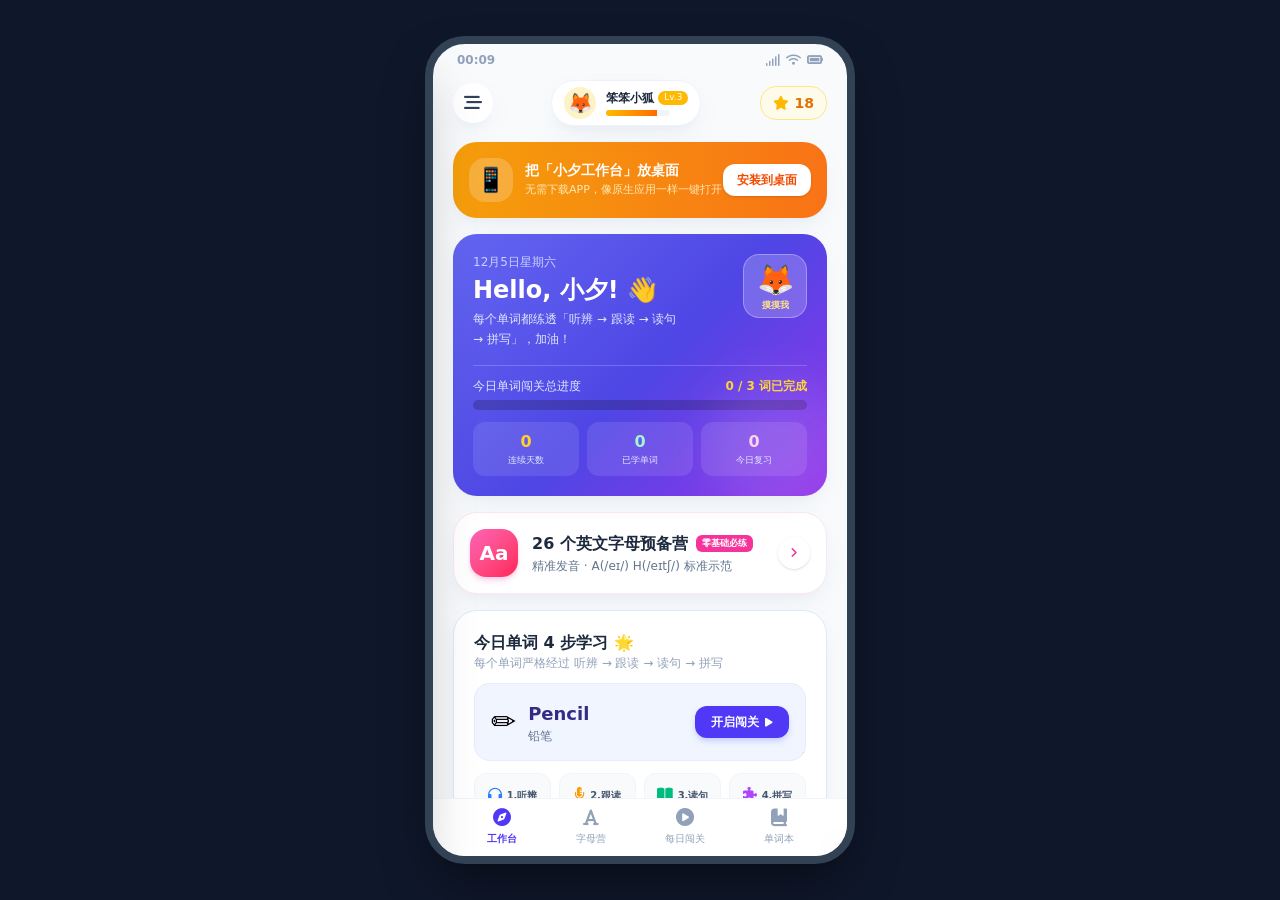
<file: index.html>
<!DOCTYPE html>
<html lang="zh-CN" class="h-full">
<head>
  <meta charset="UTF-8" />
  <meta name="viewport" content="width=device-width, initial-scale=1.0, maximum-scale=1.0, user-scalable=no, viewport-fit=cover" />
  <title>小夕的魔法世界 · 英语学习工作台 v5.5</title>
  
  <!-- Mobile & PWA App Capabilities -->
  <meta name="mobile-web-app-capable" content="yes" />
  <meta name="apple-mobile-web-app-capable" content="yes" />
  <meta name="apple-mobile-web-app-status-bar-style" content="black-translucent" />
  <meta name="apple-mobile-web-app-title" content="小夕英语" />
  <meta name="theme-color" content="#4F46E5" />

  <!-- App Icon generated dynamically as Data SVG -->
  <link rel="apple-touch-icon" href="icons/icon-192.png" />
  <link rel="icon" type="image/png" href="icons/icon-192.png" />

  <!-- Embedded Web App Manifest for Desktop / Mobile HomeScreen Installation -->
  <link rel="manifest" href="manifest.webmanifest" />
  <!-- v5.5: all UI dependencies are local for stable mobile/PWA startup -->
  <link rel="stylesheet" href="./assets/tailwind.css" />
  <link rel="stylesheet" href="./assets/fontawesome/css/all.min.css" />
  <style id="mobile-color-compat">
    /* v5.5: critical home cards no longer depend on Tailwind gradient variables.
       Use plain sRGB CSS with a solid-color fallback for Safari/older WebViews. */
    #pwaInstallBanner.home-install-banner {
      background-color: #f97316 !important;
      background-image: linear-gradient(90deg, #f59e0b 0%, #f97316 100%) !important;
      color: #ffffff !important;
    }
    #homeHeroCard.home-hero-card {
      background-color: #4f46e5 !important;
      background-image: linear-gradient(135deg, #6366f1 0%, #4f46e5 52%, #9333ea 100%) !important;
      color: #ffffff !important;
    }
    #pwaInstallBanner.home-install-banner *, #homeHeroCard.home-hero-card * {
      text-shadow: none;
    }
  </style>

  <style>
    .font-fredoka { font-family: ui-rounded, "SF Pro Rounded", "Arial Rounded MT Bold", system-ui, sans-serif; }
    * {
      touch-action: manipulation;
      -webkit-tap-highlight-color: transparent;
      box-sizing: border-box;
    }

    html, body {
      height: 100%;
      height: 100dvh;
      overflow: hidden;
      overscroll-behavior: none;
      background-color: #0f172a;
      margin: 0;
      padding: 0;
      user-select: none;
      -webkit-user-select: none;
    }

    /* Mobile Container Frame & Native Safe Area Adaptation */
    .mobile-container {
      width: 100%;
      max-width: 430px;
      height: 100%;
      height: 100dvh;
      background: #F8FAFC;
      box-shadow: 0 25px 50px -12px rgba(0, 0, 0, 0.5);
      position: relative;
      overflow: hidden;
      display: flex;
      flex-direction: column;
      margin: 0 auto;
      padding-top: env(safe-area-inset-top, 0px);
      padding-bottom: env(safe-area-inset-bottom, 0px);
    }

    @media (min-width: 640px) {
      body {
        display: flex;
        justify-content: center;
        align-items: center;
        padding: 20px 0;
      }
      .mobile-container {
        height: 880px;
        max-height: 92vh;
        border-radius: 40px;
        border: 8px solid #334155;
      }
    }

    /* Modern Soft Card Shadow */
    .soft-card {
      background: #FFFFFF;
      border-radius: 24px;
      box-shadow: 0 10px 25px -5px rgba(148, 163, 184, 0.12), 0 8px 10px -6px rgba(148, 163, 184, 0.08);
      transition: transform 0.15s ease, box-shadow 0.15s ease;
    }

    .bounce-interactive {
      transition: transform 0.1s cubic-bezier(0.34, 1.56, 0.64, 1);
    }
    .bounce-interactive:active {
      transform: scale(0.93);
    }

    /* Pet Floating Animation */
    @keyframes float {
      0%, 100% { transform: translateY(0px) rotate(0deg); }
      50% { transform: translateY(-6px) rotate(3deg); }
    }
    .animate-float {
      animation: float 3s ease-in-out infinite;
    }

    /* Pulse Mic Outer Ring Effect */
    @keyframes pulse-ring {
      0% { transform: scale(0.95); box-shadow: 0 0 0 0 rgba(245, 158, 11, 0.6); }
      70% { transform: scale(1.08); box-shadow: 0 0 0 16px rgba(245, 158, 11, 0); }
      100% { transform: scale(0.95); box-shadow: 0 0 0 0 rgba(245, 158, 11, 0); }
    }
    .mic-pulse {
      animation: pulse-ring 1.6s infinite;
    }

    /* Custom Scrollbar */
    ::-webkit-scrollbar {
      width: 4px;
    }
    ::-webkit-scrollbar-thumb {
      background: #cbd5e1;
      border-radius: 10px;
    }

    /* App Launch Splash Animation */
    @keyframes splashFadeOut {
      0% { opacity: 1; visibility: visible; }
      80% { opacity: 1; }
      100% { opacity: 0; visibility: hidden; }
    }
    .splash-overlay {
      animation: splashFadeOut 1.2s forwards ease-in-out;
    }
  </style>
</head>
<body>

  <!-- App Native Splash Screen -->
  <div id="splashScreen" class="splash-overlay fixed inset-0 z-50 bg-gradient-to-br from-indigo-600 via-purple-600 to-indigo-800 flex flex-col items-center justify-center text-white pointer-events-none">
    <div class="w-24 h-24 bg-white/20 backdrop-blur-md rounded-3xl flex items-center justify-center text-5xl mb-4 animate-float border border-white/30 shadow-2xl">
      🦊
    </div>
    <h1 class="font-fredoka text-2xl font-bold tracking-wide">小夕的魔法世界</h1>
    <p class="text-indigo-200 text-xs mt-2 font-medium">6岁英语启蒙桌面工作台</p>
    <div class="mt-8 flex gap-1.5">
      <span class="w-2 h-2 bg-amber-400 rounded-full animate-ping"></span>
      <span class="w-2 h-2 bg-amber-400 rounded-full animate-ping delay-100"></span>
      <span class="w-2 h-2 bg-amber-400 rounded-full animate-ping delay-200"></span>
    </div>
  </div>

  <div class="mobile-container relative font-sans">
    
    <!-- Top Status Bar -->
    <div class="pt-2 px-6 pb-1 flex justify-between items-center text-xs font-bold text-slate-400 z-10 shrink-0">
      <span id="pwaClockText">09:41</span>
      <div class="flex items-center gap-1.5">
        <span id="standaloneBadge" class="hidden bg-emerald-500/20 text-emerald-600 text-[9px] px-1.5 py-0.5 rounded-md font-bold">App模式</span>
        <i class="fa-solid fa-signal"></i>
        <i class="fa-solid fa-wifi"></i>
        <i class="fa-solid fa-battery-full text-sm"></i>
      </div>
    </div>

    <!-- Navigation Header -->
    <header class="px-5 py-2 flex justify-between items-center z-10 shrink-0">
      <button id="openDrawerBtn" class="w-10 h-10 rounded-2xl bg-white soft-card flex items-center justify-center text-slate-700 bounce-interactive">
        <i class="fa-solid fa-bars-staggered text-lg"></i>
      </button>

      <!-- Pet Status Badge -->
      <div onclick="petReact()" class="flex items-center gap-2.5 bg-white/90 backdrop-blur-md px-3 py-1.5 rounded-full soft-card border border-indigo-50 cursor-pointer bounce-interactive">
        <div class="w-8 h-8 rounded-full bg-amber-100 flex items-center justify-center text-xl animate-float">
          🦊
        </div>
        <div class="flex flex-col">
          <div class="flex items-center gap-1">
            <span class="text-xs font-bold text-slate-800">笨笨小狐</span>
            <span class="bg-amber-400 text-white text-[9px] font-fredoka px-1.5 rounded-full">Lv.3</span>
          </div>
          <div class="w-16 bg-slate-100 h-1.5 rounded-full overflow-hidden mt-1">
            <div id="petEnergyBar" class="bg-gradient-to-r from-amber-400 to-orange-500 h-full w-[80%] transition-all duration-300"></div>
          </div>
        </div>
      </div>

      <!-- Star Counter Badge -->
      <div class="flex items-center gap-1.5 bg-amber-50 border border-amber-200 px-3 py-1.5 rounded-2xl">
        <i class="fa-solid fa-star text-amber-400 text-sm"></i>
        <span id="starCount" class="font-fredoka font-bold text-amber-600 text-sm">18</span>
      </div>
    </header>

    <div id="drawerOverlay" class="absolute inset-0 bg-slate-900/50 backdrop-blur-xs z-40 hidden transition-opacity duration-300"></div>
    <aside id="sideDrawer" class="absolute top-0 left-0 bottom-0 w-[82%] max-w-[320px] bg-white z-50 transform -translate-x-full transition-transform duration-300 ease-out p-6 flex flex-col justify-between shadow-2xl">
      <div>
        <div class="flex justify-between items-center mb-6 pb-4 border-b border-slate-100">
          <div class="flex items-center gap-3">
            <div class="w-11 h-11 rounded-2xl bg-indigo-600 flex items-center justify-center text-white font-fredoka font-bold text-xl shadow-md shadow-indigo-200">
              夕
            </div>
            <div>
              <h2 class="font-bold text-slate-800 text-base">小夕的魔法世界</h2>
              <p class="text-[11px] text-slate-400">6岁零基础·独立桌面App</p>
            </div>
          </div>
          <button id="closeDrawerBtn" class="w-8 h-8 rounded-full bg-slate-100 text-slate-400 flex items-center justify-center bounce-interactive">
            <i class="fa-solid fa-xmark"></i>
          </button>
        </div>

        <nav class="space-y-2.5">
          <button onclick="switchTab('home')" class="w-full flex items-center gap-3.5 px-4 py-3 rounded-2xl bg-indigo-50 text-indigo-600 font-bold text-sm">
            <div class="w-8 h-8 rounded-xl bg-indigo-500 text-white flex items-center justify-center">
              <i class="fa-solid fa-house text-xs"></i>
            </div>
            <span>今日工作台</span>
            <i class="fa-solid fa-chevron-right ml-auto text-xs opacity-50"></i>
          </button>

          <button onclick="switchTab('alphabet')" class="w-full flex items-center gap-3.5 px-4 py-3 rounded-2xl hover:bg-slate-50 text-slate-600 font-bold text-sm">
            <div class="w-8 h-8 rounded-xl bg-pink-500 text-white flex items-center justify-center">
              <i class="fa-solid fa-font text-xs"></i>
            </div>
            <span>26字母预备营</span>
            <span class="bg-pink-100 text-pink-600 text-[10px] px-2 py-0.5 rounded-full ml-auto">音形绑定</span>
          </button>

          <button onclick="switchTab('quest')" class="w-full flex items-center gap-3.5 px-4 py-3 rounded-2xl hover:bg-slate-50 text-slate-600 font-bold text-sm">
            <div class="w-8 h-8 rounded-xl bg-amber-500 text-white flex items-center justify-center">
              <i class="fa-solid fa-gamepad text-xs"></i>
            </div>
            <span>单词听说读写闯关</span>
            <i class="fa-solid fa-chevron-right ml-auto text-xs opacity-40"></i>
          </button>

          <button onclick="switchTab('words')" class="w-full flex items-center gap-3.5 px-4 py-3 rounded-2xl hover:bg-slate-50 text-slate-600 font-bold text-sm">
            <div class="w-8 h-8 rounded-xl bg-emerald-500 text-white flex items-center justify-center">
              <i class="fa-solid fa-apple-whole text-xs"></i>
            </div>
            <span>Unit 1–8 单词本</span>
            <i class="fa-solid fa-chevron-right ml-auto text-xs opacity-40"></i>
          </button>

          <button onclick="openParentCenter()" class="w-full flex items-center gap-3.5 px-4 py-3 rounded-2xl hover:bg-slate-50 text-slate-600 font-bold text-sm">
            <div class="w-8 h-8 rounded-xl bg-slate-700 text-white flex items-center justify-center">
              <i class="fa-solid fa-chart-line text-xs"></i>
            </div>
            <span>家长中心</span>
            <span id="reviewDueBadge" class="bg-rose-100 text-rose-600 text-[10px] px-2 py-0.5 rounded-full ml-auto">0 待复习</span>
          </button>

          <button onclick="openInstallGuideModal()" class="w-full flex items-center gap-3.5 px-4 py-3 rounded-2xl bg-amber-50 text-amber-700 font-bold text-sm border border-amber-200/60">
            <div class="w-8 h-8 rounded-xl bg-amber-500 text-white flex items-center justify-center">
              <i class="fa-solid fa-mobile-screen-button text-xs"></i>
            </div>
            <span>添加到手机桌面</span>
            <i class="fa-solid fa-arrow-up-right-from-square ml-auto text-xs opacity-60"></i>
          </button>
        </nav>
      </div>

      <div class="pt-4 border-t border-slate-100">
        <div class="bg-slate-50 p-3 rounded-2xl flex items-center justify-between mb-3">
          <span class="text-xs text-slate-600 font-medium">每日新词量</span>
          <select id="dailyWordLimit" onchange="updateDailyLimit(this.value)" class="bg-white border border-slate-200 text-xs font-bold rounded-lg px-2 py-1 text-slate-700">
            <option value="3" selected>3 个词 / 天 (建议)</option>
            <option value="5">5 个词 / 天</option>
            <option value="8">8 个词 / 天</option>
          </select>
        </div>
        <p class="text-[11px] text-slate-400 text-center">v6.3 Unit 1–8 · Android 音频兼容版 · PWA</p>
      </div>
    </aside>

    <main class="flex-1 overflow-y-auto px-5 py-2 space-y-4 pb-20">

      <!-- VIEW 1: HOME WORKBENCH -->
      <div id="viewHome" class="space-y-4">

        <!-- HomeScreen Install Action Card (PWA Packaging Feature) -->
        <div id="pwaInstallBanner" style="background-color:#f97316 !important;background-image:linear-gradient(90deg,#f59e0b 0%,#f97316 100%) !important;color:#ffffff !important;" class="soft-card p-4 text-white flex items-center justify-between shadow-lg shadow-amber-500/20 home-install-banner">
          <div class="flex items-center gap-3">
            <div class="w-11 h-11 rounded-2xl bg-white/20 backdrop-blur-md flex items-center justify-center text-2xl shrink-0">
              📱
            </div>
            <div>
              <h3 class="font-bold text-sm leading-snug">把「小夕工作台」放桌面</h3>
              <p class="text-[11px] text-amber-100 opacity-90 mt-0.5">无需下载APP，像原生应用一样一键打开</p>
            </div>
          </div>
          <button onclick="handlePwaInstallClick()" class="px-3.5 py-2 bg-white text-orange-600 font-fredoka font-bold text-xs rounded-xl shadow-sm bounce-interactive shrink-0">
            安装到桌面
          </button>
        </div>

        <!-- Welcome Banner Card -->
        <div id="homeHeroCard" style="background-color:#4f46e5 !important;background-image:linear-gradient(135deg,#6366f1 0%,#4f46e5 52%,#9333ea 100%) !important;color:#ffffff !important;" class="soft-card p-5 text-white relative overflow-hidden home-hero-card">
          <div class="absolute -right-6 -bottom-6 w-36 h-36 bg-white/10 rounded-full blur-xl pointer-events-none"></div>
          <div class="relative z-10 flex justify-between items-start">
            <div>
              <p class="text-indigo-200 text-xs font-medium" id="todayDateStr">7月29日 · 星期三</p>
              <h1 class="text-2xl font-bold font-fredoka mt-1">Hello, 小夕! 👋</h1>
              <p class="text-indigo-100 text-xs mt-1 max-w-[210px] leading-relaxed">
                每个单词都练透「听辨 → 跟读 → 读句 → 拼写」，加油！
              </p>
            </div>
            <button onclick="petReact()" class="w-16 h-16 bg-white/20 backdrop-blur-md rounded-2xl flex flex-col items-center justify-center text-3xl animate-float border border-white/30 bounce-interactive shrink-0">
              🦊
              <span class="text-[9px] font-bold text-amber-200 mt-0.5">摸摸我</span>
            </button>
          </div>

          <!-- Overall Daily Quest Progress -->
          <div class="mt-4 pt-3 border-t border-white/20 flex items-center justify-between text-xs">
            <span class="text-indigo-100">今日单词闯关总进度</span>
            <span id="homeProgressText" class="font-fredoka font-bold text-amber-300">0 / 3 词已完成</span>
          </div>
          <div class="w-full bg-black/20 h-2.5 rounded-full mt-1.5 overflow-hidden">
            <div id="homeProgressBar" class="bg-amber-400 h-full w-[0%] transition-all duration-500"></div>
          </div>
          <div class="grid grid-cols-3 gap-2 mt-3 text-center">
            <div class="bg-white/10 rounded-xl py-2"><div id="streakDaysText" class="font-fredoka font-bold text-amber-300">0</div><div class="text-[9px] text-indigo-100">连续天数</div></div>
            <div class="bg-white/10 rounded-xl py-2"><div id="masteredCountText" class="font-fredoka font-bold text-emerald-200">0</div><div class="text-[9px] text-indigo-100">已学单词</div></div>
            <div class="bg-white/10 rounded-xl py-2"><div id="reviewDueText" class="font-fredoka font-bold text-pink-200">0</div><div class="text-[9px] text-indigo-100">今日复习</div></div>
          </div>
        </div>

        <!-- Module A: 26 Letters Camp -->
        <div onclick="switchTab('alphabet')" class="soft-card p-4 border border-pink-100 bg-gradient-to-r from-pink-50/60 to-purple-50/60 flex items-center justify-between bounce-interactive cursor-pointer">
          <div class="flex items-center gap-3.5">
            <div class="w-12 h-12 rounded-2xl bg-gradient-to-br from-pink-400 to-rose-500 text-white flex items-center justify-center font-fredoka font-bold text-xl shadow-md shadow-pink-200 shrink-0">
              Aa
            </div>
            <div>
              <div class="flex items-center gap-2">
                <h3 class="font-bold text-slate-800 text-base">26 个英文字母预备营</h3>
                <span class="bg-pink-500 text-white text-[9px] font-bold px-1.5 py-0.5 rounded-md">零基础必练</span>
              </div>
              <p class="text-xs text-slate-500 mt-0.5">精准发音 · A(/eɪ/) H(/eɪtʃ/) 标准示范</p>
            </div>
          </div>
          <div class="w-8 h-8 rounded-full bg-white text-pink-500 flex items-center justify-center shadow-sm shrink-0">
            <i class="fa-solid fa-angle-right text-xs"></i>
          </div>
        </div>

        <!-- Module B: Start Today's Per-Word Quest -->
        <div class="soft-card p-5 border border-indigo-100">
          <div class="flex justify-between items-center mb-3">
            <div>
              <h3 class="font-bold text-slate-800 text-base flex items-center gap-2">
                今日单词 4 步学习 🌟
              </h3>
              <p class="text-xs text-slate-400">每个单词严格经过 听辨 → 跟读 → 读句 → 拼写</p>
            </div>
          </div>

          <!-- Current Learning Word Preview Card -->
          <div id="homeWordPreviewCard" class="bg-indigo-50/80 rounded-2xl p-4 border border-indigo-100/60 flex items-center justify-between my-3">
            <div class="flex items-center gap-3">
              <span id="previewWordIcon" class="text-3xl">🍎</span>
              <div>
                <span id="previewWordText" class="font-fredoka font-bold text-lg text-indigo-900">Apple</span>
                <span id="previewWordPhonetic" class="text-xs text-indigo-400 font-mono ml-2">/ˈæpl/</span>
                <p id="previewWordTrans" class="text-xs text-slate-500">苹果</p>
              </div>
            </div>
            <button onclick="startDailyQuest()" class="px-4 py-2 bg-indigo-600 text-white font-bold text-xs rounded-xl shadow-md shadow-indigo-200 bounce-interactive flex items-center gap-1.5">
              <span>开启闯关</span>
              <i class="fa-solid fa-play text-[10px]"></i>
            </button>
          </div>

          <!-- Step Indicators -->
          <div class="grid grid-cols-4 gap-2 text-center mt-3">
            <div class="p-2 rounded-xl bg-slate-50 border border-slate-100">
              <i class="fa-solid fa-headphones text-blue-500 text-sm block mb-1"></i>
              <span class="text-[10px] font-bold text-slate-600">1.听辨</span>
            </div>
            <div class="p-2 rounded-xl bg-slate-50 border border-slate-100">
              <i class="fa-solid fa-microphone-lines text-amber-500 text-sm block mb-1"></i>
              <span class="text-[10px] font-bold text-slate-600">2.跟读</span>
            </div>
            <div class="p-2 rounded-xl bg-slate-50 border border-slate-100">
              <i class="fa-solid fa-book-open text-emerald-500 text-sm block mb-1"></i>
              <span class="text-[10px] font-bold text-slate-600">3.读句</span>
            </div>
            <div class="p-2 rounded-xl bg-slate-50 border border-slate-100">
              <i class="fa-solid fa-puzzle-piece text-purple-500 text-sm block mb-1"></i>
              <span class="text-[10px] font-bold text-slate-600">4.拼写</span>
            </div>
          </div>
        </div>

        <!-- Module C: Learned Word Orchard -->
        <div class="soft-card p-4">
          <div class="flex justify-between items-center mb-3">
            <h3 class="font-bold text-slate-800 text-sm flex items-center gap-2">
              <i class="fa-solid fa-apple-whole text-red-500"></i> 本周采摘的单词果实
            </h3>
            <button onclick="switchTab('words')" class="text-xs text-indigo-600 font-bold">查看全部</button>
          </div>
          <div id="homeWordFruitList" class="flex gap-2.5 overflow-x-auto pb-1">
            <!-- Dynamically populated -->
          </div>
        </div>

      </div>

      <!-- VIEW 2: 26 ALPHABET CAMP -->
      <div id="viewAlphabet" class="space-y-4 hidden">
        <div class="flex items-center justify-between mb-1">
          <div>
            <h2 class="text-xl font-bold text-slate-800">26 个英文字母预备营</h2>
            <p class="text-xs text-slate-500">先跟唱离线儿歌版 ABC 字母歌，再点击 A–Z 卡片听标准美式字母名</p>
          </div>
          <button onclick="switchTab('home')" class="text-xs font-bold text-indigo-600 bg-indigo-50 px-3 py-1.5 rounded-full bounce-interactive">
            返回
          </button>
        </div>
        <!-- v5.5 Offline Nursery-Rhyme Alphabet Song Player -->
        <section class="soft-card p-4 border border-amber-100 bg-gradient-to-br from-amber-50 via-orange-50 to-pink-50 overflow-hidden relative">
          <div class="absolute -right-8 -top-8 w-28 h-28 rounded-full bg-amber-200/30 blur-2xl pointer-events-none"></div>
          <div class="flex items-center gap-3 relative z-10">
            <button id="alphabetSongPlayBtn" onclick="toggleOfflineAlphabetSong()" class="w-14 h-14 rounded-2xl bg-gradient-to-br from-amber-400 to-orange-500 text-white flex items-center justify-center text-xl shadow-lg shadow-orange-200 bounce-interactive shrink-0" aria-label="播放或暂停离线儿歌版字母歌">
              <i id="alphabetSongPlayIcon" class="fa-solid fa-play ml-0.5"></i>
            </button>
            <div class="min-w-0 flex-1">
              <div class="flex items-center gap-2">
                <h3 class="font-bold text-slate-800 text-sm">贝乐虎儿歌 · 字母歌</h3>
                <span class="text-[9px] px-2 py-0.5 rounded-full bg-emerald-100 text-emerald-700 font-bold">离线</span>
              </div>
              <p class="text-[11px] text-slate-500 mt-0.5">已打包到 App · 无需联网 · 约 1 分 45 秒</p>
              <div class="mt-2">
                <input id="alphabetSongSeek" type="range" min="0" max="1000" value="0" class="w-full accent-orange-500 h-1.5 cursor-pointer" aria-label="字母歌播放进度" />
                <div class="flex items-center justify-between mt-1 text-[10px] text-slate-400 font-mono">
                  <span id="alphabetSongCurrent">0:00</span>
                  <span id="alphabetSongDuration">1:45</span>
                </div>
              </div>
            </div>
          </div>
          <div class="mt-3 flex items-center justify-between gap-2 relative z-10">
            <div id="alphabetSongNow" class="text-[11px] text-amber-700 font-bold">🎵 点击播放，跟着儿歌一起唱 A 到 Z</div>
            <button onclick="restartOfflineAlphabetSong()" class="px-3 py-1.5 rounded-xl bg-white/80 border border-amber-200 text-amber-700 text-[10px] font-bold bounce-interactive shrink-0">
              <i class="fa-solid fa-rotate-right mr-1"></i>重播
            </button>
          </div>
          <audio id="alphabetSongAudio" preload="metadata" src="./audio/alphabet_song.mp3"></audio>
        </section>

        <p id="alphabetAudioStatus" class="text-[11px] text-indigo-600 font-bold bg-indigo-50 border border-indigo-100 rounded-xl px-3 py-2">正在检查离线字母音频包…首次联网会自动缓存 A–Z，完成后可断网使用。</p>
        <div id="alphabetGrid" class="grid grid-cols-3 gap-3">
          <!-- Dynamically generated via JS -->
        </div>
      </div>

      <!-- VIEW 3: SINGLE WORD 4-STEP QUEST PLAYER -->
      <div id="viewQuest" class="space-y-3 hidden">
        
        <!-- Quest Navigation Header -->
        <div class="flex items-center justify-between bg-white p-3 rounded-2xl soft-card">
          <button onclick="switchTab('home')" class="w-8 h-8 rounded-full bg-slate-100 text-slate-600 flex items-center justify-center text-xs bounce-interactive">
            <i class="fa-solid fa-arrow-left"></i>
          </button>
          
          <div class="text-center">
            <div class="flex items-center justify-center gap-1.5 text-xs font-bold text-slate-700">
              <span id="questUnitText" class="text-emerald-600">Unit 1</span>
              <span class="text-slate-300">•</span>
              <span>单词 <span id="questWordIndexText" class="text-indigo-600">1</span></span>
              <span class="text-slate-300">•</span>
              <span id="questWordTargetText" class="font-fredoka text-indigo-600">Apple</span>
            </div>
            <!-- 4 Step Dots -->
            <div class="flex justify-center gap-1.5 mt-1" id="stepDotsContainer">
              <span class="w-2 h-2 rounded-full bg-indigo-600"></span>
              <span class="w-2 h-2 rounded-full bg-slate-200"></span>
              <span class="w-2 h-2 rounded-full bg-slate-200"></span>
              <span class="w-2 h-2 rounded-full bg-slate-200"></span>
            </div>
          </div>

          <button onclick="playTargetWordSound()" class="w-8 h-8 rounded-full bg-indigo-50 text-indigo-600 flex items-center justify-center text-xs bounce-interactive">
            <i class="fa-solid fa-volume-high"></i>
          </button>
        </div>

        <!-- Quest Interactive Container -->
        <div id="questContainer" class="soft-card p-5 min-h-[440px] flex flex-col justify-between text-center relative border border-slate-100">
          <!-- Quest content dynamically injected by JS -->
        </div>

      </div>

      <!-- VIEW 4: WORDBOOK -->
      <div id="viewWords" class="space-y-4 hidden">
        <div class="flex items-center justify-between">
          <div>
            <h2 class="text-xl font-bold text-slate-800">Unit 1–8 单词本</h2>
            <p class="text-xs text-slate-400">Let’s Go 1 · Unit 1–8 · 单词本只记单词本体</p>
          </div>
          <button onclick="switchTab('home')" class="text-xs font-bold text-indigo-600 bg-indigo-50 px-3 py-1.5 rounded-full bounce-interactive">
            返回
          </button>
        </div>

        <!-- Search and Category Filters -->
        <div class="space-y-2.5">
          <div class="relative">
            <i class="fa-solid fa-magnifying-glass absolute left-3.5 top-1/2 -translate-y-1/2 text-slate-400 text-xs"></i>
            <input type="text" id="wordSearchInput" oninput="filterWordbook()" placeholder="搜索英文单词或中文含义..." class="w-full bg-white border border-slate-200 rounded-2xl pl-9 pr-4 py-2 text-xs font-medium text-slate-700 outline-none focus:border-indigo-500 shadow-xs" />
          </div>

          <div class="flex gap-1.5 overflow-x-auto pb-1 text-xs no-scrollbar" id="categoryFilterBar">
            <button onclick="selectCategory('all')" id="catBtn-all" class="cat-pill-btn active px-3 py-1.5 rounded-xl font-bold shrink-0 bg-indigo-600 text-white shadow-xs">全部 (108)</button>
            <button onclick="selectCategory('unit1')" id="catBtn-unit1" class="cat-pill-btn px-3 py-1.5 rounded-xl font-bold shrink-0 bg-white text-slate-600 border border-slate-200">🎒 U1 School</button>
            <button onclick="selectCategory('unit2')" id="catBtn-unit2" class="cat-pill-btn px-3 py-1.5 rounded-xl font-bold shrink-0 bg-white text-slate-600 border border-slate-200">🐾 U2 Animals</button>
            <button onclick="selectCategory('unit3')" id="catBtn-unit3" class="cat-pill-btn px-3 py-1.5 rounded-xl font-bold shrink-0 bg-white text-slate-600 border border-slate-200">🎨 U3 Colors & Shapes</button>
            <button onclick="selectCategory('unit4')" id="catBtn-unit4" class="cat-pill-btn px-3 py-1.5 rounded-xl font-bold shrink-0 bg-white text-slate-600 border border-slate-200">🍎 U4 Food</button>
            <button onclick="selectCategory('unit5')" id="catBtn-unit5" class="cat-pill-btn px-3 py-1.5 rounded-xl font-bold shrink-0 bg-white text-slate-600 border border-slate-200">🎂 U5 Happy Birthday</button>
            <button onclick="selectCategory('unit6')" id="catBtn-unit6" class="cat-pill-btn px-3 py-1.5 rounded-xl font-bold shrink-0 bg-white text-slate-600 border border-slate-200">🌳 U6 Outdoors</button>
            <button onclick="selectCategory('unit7')" id="catBtn-unit7" class="cat-pill-btn px-3 py-1.5 rounded-xl font-bold shrink-0 bg-white text-slate-600 border border-slate-200">🛍️ U7 At the Store</button>
            <button onclick="selectCategory('unit8')" id="catBtn-unit8" class="cat-pill-btn px-3 py-1.5 rounded-xl font-bold shrink-0 bg-white text-slate-600 border border-slate-200">👨‍👩‍👧 U8 Family</button>
          </div>
        </div>

        <div id="wordbookList" class="grid grid-cols-2 gap-3">
          <!-- Dynamically rendered -->
        </div>
      </div>

    </main>

    <!-- Bottom Navigation Bar -->
    <nav class="absolute bottom-0 left-0 right-0 bg-white/95 backdrop-blur-md border-t border-slate-100 py-2.5 px-6 flex justify-around items-center z-20 shrink-0">
      <button onclick="switchTab('home')" id="navHome" class="flex flex-col items-center gap-1 text-indigo-600 font-bold bounce-interactive">
        <i class="fa-solid fa-compass text-lg"></i>
        <span class="text-[10px]">工作台</span>
      </button>
      <button onclick="switchTab('alphabet')" id="navAlphabet" class="flex flex-col items-center gap-1 text-slate-400 hover:text-indigo-600 bounce-interactive">
        <i class="fa-solid fa-font text-lg"></i>
        <span class="text-[10px]">字母营</span>
      </button>
      <button onclick="switchTab('quest')" id="navQuest" class="flex flex-col items-center gap-1 text-slate-400 hover:text-indigo-600 bounce-interactive">
        <i class="fa-solid fa-circle-play text-lg"></i>
        <span class="text-[10px]">每日闯关</span>
      </button>
      <button onclick="switchTab('words')" id="navWords" class="flex flex-col items-center gap-1 text-slate-400 hover:text-indigo-600 bounce-interactive">
        <i class="fa-solid fa-book-bookmark text-lg"></i>
        <span class="text-[10px]">单词本</span>
      </button>
    </nav>

    <!-- Add to HomeScreen Visual Guide Modal (iOS/Android/WeChat) -->
    <div id="pwaGuideModal" class="absolute inset-0 bg-slate-900/70 backdrop-blur-sm z-50 hidden flex items-center justify-center p-5">
      <div class="bg-white rounded-3xl p-6 text-center max-w-sm w-full shadow-2xl relative border-4 border-amber-300">
        <button onclick="closeInstallGuideModal()" class="absolute top-4 right-4 w-8 h-8 rounded-full bg-slate-100 text-slate-400 flex items-center justify-center">
          <i class="fa-solid fa-xmark"></i>
        </button>

        <div class="w-16 h-16 bg-gradient-to-tr from-amber-400 to-orange-500 rounded-2xl flex items-center justify-center text-3xl mx-auto shadow-md text-white mb-3">
          📱
        </div>

        <h3 class="font-fredoka font-bold text-lg text-slate-800">把工作台放进手机桌面</h3>
        <p class="text-xs text-slate-500 mt-1 mb-4">按以下步骤操作，即可生成桌面快捷图标：</p>

        <!-- Steps depending on device -->
        <div id="pwaStepsIOS" class="text-left space-y-3 bg-amber-50/80 p-3.5 rounded-2xl border border-amber-200/60 text-xs">
          <div class="flex items-center gap-2.5 text-amber-900 font-bold">
            <span class="w-5 h-5 rounded-full bg-amber-500 text-white flex items-center justify-center text-[10px]">1</span>
            <span>点击 Safari 底部导航栏的 <i class="fa-solid fa-share-nodes text-indigo-600 text-sm mx-1"></i> (分享按钮)</span>
          </div>
          <div class="flex items-center gap-2.5 text-amber-900 font-bold">
            <span class="w-5 h-5 rounded-full bg-amber-500 text-white flex items-center justify-center text-[10px]">2</span>
            <span>向下滑动菜单，选择 <i class="fa-regular fa-square-plus text-amber-600 text-sm mx-1"></i> 「添加到主屏幕」</span>
          </div>
          <div class="flex items-center gap-2.5 text-amber-900 font-bold">
            <span class="w-5 h-5 rounded-full bg-amber-500 text-white flex items-center justify-center text-[10px]">3</span>
            <span>点击右上角「添加」，即可在手机桌面快速打开！</span>
          </div>
        </div>

        <div id="pwaStepsAndroid" class="hidden text-left space-y-3 bg-amber-50/80 p-3.5 rounded-2xl border border-amber-200/60 text-xs">
          <div class="flex items-center gap-2.5 text-amber-900 font-bold">
            <span class="w-5 h-5 rounded-full bg-amber-500 text-white flex items-center justify-center text-[10px]">1</span>
            <span>点击浏览器右上角 <i class="fa-solid fa-ellipsis-vertical text-indigo-600 text-sm mx-1"></i> 菜单</span>
          </div>
          <div class="flex items-center gap-2.5 text-amber-900 font-bold">
            <span class="w-5 h-5 rounded-full bg-amber-500 text-white flex items-center justify-center text-[10px]">2</span>
            <span>点击「添加到主屏幕」或「安装应用」</span>
          </div>
        </div>

        <button onclick="closeInstallGuideModal()" class="w-full py-3 mt-4 bg-indigo-600 text-white font-fredoka font-bold text-xs rounded-2xl shadow-md bounce-interactive">
          知道了，去设置桌面图标
        </button>
      </div>
    </div>

    <!-- Parent Center -->
    <div id="parentCenterModal" class="absolute inset-0 bg-slate-900/70 backdrop-blur-sm z-50 hidden flex items-center justify-center p-5">
      <div class="bg-white rounded-3xl p-5 max-w-sm w-full shadow-2xl border border-slate-200">
        <div class="flex items-center justify-between mb-4">
          <div><h3 class="font-bold text-slate-800 text-lg">家长中心</h3><p class="text-[11px] text-slate-400">查看学习数据与复习安排</p></div>
          <button onclick="closeParentCenter()" class="w-8 h-8 rounded-full bg-slate-100 text-slate-500"><i class="fa-solid fa-xmark"></i></button>
        </div>
        <div class="grid grid-cols-3 gap-2 mb-4 text-center">
          <div class="bg-indigo-50 rounded-2xl p-3"><div id="parentMastered" class="font-fredoka font-bold text-indigo-700 text-xl">0</div><div class="text-[10px] text-slate-500">已学词</div></div>
          <div class="bg-amber-50 rounded-2xl p-3"><div id="parentStreak" class="font-fredoka font-bold text-amber-700 text-xl">0</div><div class="text-[10px] text-slate-500">连续天</div></div>
          <div class="bg-rose-50 rounded-2xl p-3"><div id="parentReview" class="font-fredoka font-bold text-rose-700 text-xl">0</div><div class="text-[10px] text-slate-500">待复习</div></div>
        </div>
        <div class="bg-slate-50 rounded-2xl p-4 mb-3">
          <div class="flex justify-between text-xs mb-2"><span class="font-bold text-slate-700">今日学习</span><span id="parentTodayProgress" class="text-indigo-600 font-bold">0 / 3</span></div>
          <div class="h-2 bg-white rounded-full overflow-hidden"><div id="parentTodayBar" class="h-full bg-indigo-500 w-0 transition-all"></div></div>
        </div>
        <div class="bg-emerald-50 rounded-2xl p-4 mb-3 text-xs text-emerald-800 leading-relaxed">
          <b>复习规则：</b>学会后按 1、2、4、8、16 天间隔复习；再次完成后自动延长间隔。
        </div>
        <button onclick="resetLearningProgress()" class="w-full py-2.5 rounded-2xl bg-slate-100 text-slate-500 text-xs font-bold">重置学习记录</button>
      </div>
    </div>

    <!-- Custom Kid Celebration Modal -->
    <div id="customModalOverlay" class="absolute inset-0 bg-slate-900/60 backdrop-blur-xs z-50 hidden flex items-center justify-center p-6">
      <div class="bg-white rounded-3xl p-6 text-center max-w-xs w-full shadow-2xl border-4 border-amber-300 relative">
        <div class="w-20 h-20 bg-amber-100 rounded-full flex items-center justify-center text-4xl mx-auto -mt-12 shadow-lg border-2 border-white">
          🌟
        </div>
        <h3 id="modalTitle" class="font-fredoka font-bold text-xl text-slate-800 mt-3">太棒啦，小夕！</h3>
        <p id="modalMessage" class="text-xs text-slate-600 font-medium my-3 leading-relaxed">
          你完成了这个单词的全部通关任务！
        </p>
        <button id="modalConfirmBtn" class="w-full py-3 bg-gradient-to-r from-amber-400 to-orange-500 text-white font-fredoka font-bold text-sm rounded-2xl shadow-md bounce-interactive">
          继续加油！🚀
        </button>
      </div>
    </div>

  </div>

  <script>
    // --- 1. PWA Install Prompt Event Handling
    let deferredInstallPrompt = null;

    window.addEventListener('beforeinstallprompt', (e) => {
      e.preventDefault();
      deferredInstallPrompt = e;
      const banner = document.getElementById('pwaInstallBanner');
      if (banner) banner.classList.remove('hidden');
    });

    function checkStandaloneMode() {
      const isStandalone = window.navigator.standalone || window.matchMedia('(display-mode: standalone)').matches;
      const badge = document.getElementById('standaloneBadge');
      const banner = document.getElementById('pwaInstallBanner');

      if (isStandalone) {
        if (badge) badge.classList.remove('hidden');
        if (banner) banner.classList.add('hidden');
      }
    }

    function handlePwaInstallClick() {
      if (deferredInstallPrompt) {
        deferredInstallPrompt.prompt();
        deferredInstallPrompt.userChoice.then((choiceResult) => {
          if (choiceResult.outcome === 'accepted') {
            document.getElementById('pwaInstallBanner').classList.add('hidden');
          }
          deferredInstallPrompt = null;
        });
      } else {
        openInstallGuideModal();
      }
    }

    function openInstallGuideModal() {
      const modal = document.getElementById('pwaGuideModal');
      const isIOS = /iPad|iPhone|iPod/.test(navigator.userAgent) && !window.MSStream;
      
      if (isIOS) {
        document.getElementById('pwaStepsIOS').classList.remove('hidden');
        document.getElementById('pwaStepsAndroid').classList.add('hidden');
      } else {
        document.getElementById('pwaStepsIOS').classList.add('hidden');
        document.getElementById('pwaStepsAndroid').classList.remove('hidden');
      }
      modal.classList.remove('hidden');
    }

    function closeInstallGuideModal() {
      document.getElementById('pwaGuideModal').classList.add('hidden');
    }

    // Update Top Clock Bar
    function updateClock() {
      const now = new Date();
      const hours = String(now.getHours()).padStart(2, '0');
      const minutes = String(now.getMinutes()).padStart(2, '0');
      const clockEl = document.getElementById('pwaClockText');
      if (clockEl) clockEl.innerText = `${hours}:${minutes}`;
    }
    setInterval(updateClock, 1000);

    // --- 2. Main App Logic & Responsive Audio Engine ---
    // v4.5 audio policy:
    // 1) Alphabet and learning interactions use device-native en-US SpeechSynthesis first.
    //    This removes network fetch latency and avoids unstable third-party dictionary responses.
    // 2) Never feed made-up spellings such as "Eigh" / "Cee" into TTS. A-Z are spoken as
    //    literal English letters, which lets the en-US voice produce the actual letter name.
    // 3) Every new tap cancels the previous utterance/sequence so rapid taps stay responsive.
    let cachedVoice = null;
    let speechRunId = 0;
    let currentSourceNode = null;
    let currentPlayingAudio = null;
    let sequenceTimer = null;
    let audioCtx = null;

    const ALPHABET = [
      { letter: 'A', phonetic: '/eɪ/', word: 'Apple', icon: '🍎' },
      { letter: 'B', phonetic: '/biː/', word: 'Ball', icon: '⚽' },
      { letter: 'C', phonetic: '/siː/', word: 'Cat', icon: '🐱' },
      { letter: 'D', phonetic: '/diː/', word: 'Dog', icon: '🐶' },
      { letter: 'E', phonetic: '/iː/', word: 'Egg', icon: '🥚' },
      { letter: 'F', phonetic: '/ɛf/', word: 'Fish', icon: '🐟' },
      { letter: 'G', phonetic: '/dʒiː/', word: 'Girl', icon: '👧' },
      { letter: 'H', phonetic: '/eɪtʃ/', word: 'Hat', icon: '🎩' },
      { letter: 'I', phonetic: '/aɪ/', word: 'Ice', icon: '🧊' },
      { letter: 'J', phonetic: '/dʒeɪ/', word: 'Juice', icon: '🧃' },
      { letter: 'K', phonetic: '/keɪ/', word: 'Kite', icon: '🪁' },
      { letter: 'L', phonetic: '/ɛl/', word: 'Lion', icon: '🦁' },
      { letter: 'M', phonetic: '/ɛm/', word: 'Monkey', icon: '🐵' },
      { letter: 'N', phonetic: '/ɛn/', word: 'Nose', icon: '👃' },
      { letter: 'O', phonetic: '/oʊ/', word: 'Orange', icon: '🍊' },
      { letter: 'P', phonetic: '/piː/', word: 'Pig', icon: '🐷' },
      { letter: 'Q', phonetic: '/kjuː/', word: 'Queen', icon: '👸' },
      { letter: 'R', phonetic: '/ɑɹ/', word: 'Red', icon: '🔴' },
      { letter: 'S', phonetic: '/ɛs/', word: 'Sun', icon: '☀️' },
      { letter: 'T', phonetic: '/tiː/', word: 'Tree', icon: '🌳' },
      { letter: 'U', phonetic: '/juː/', word: 'Umbrella', icon: '☂️' },
      { letter: 'V', phonetic: '/viː/', word: 'Van', icon: '🚐' },
      { letter: 'W', phonetic: '/ˈdʌbəl.juː/', word: 'Water', icon: '💧' },
      { letter: 'X', phonetic: '/ɛks/', word: 'Box', icon: '📦' },
      { letter: 'Y', phonetic: '/waɪ/', word: 'Yellow', icon: '💛' },
      { letter: 'Z', phonetic: '/ziː/', word: 'Zoo', icon: '🦁' }
    ];

    const WORD_BANK = [
      { id: 1, category: "unit1", word: "Pencil", translation: "铅笔", phrase: "a pencil", phraseTranslation: "一支铅笔", article: "a", icon: "✏️", phonetic: "", learningTip: "先记住单词本体，再学 a/an 表示“一个/一只/一支/一张”。", sentenceEN: "a pencil", sentenceCN: "一支铅笔" },
      { id: 2, category: "unit1", word: "Pen", translation: "钢笔", phrase: "a pen", phraseTranslation: "一支钢笔", article: "a", icon: "🖊️", phonetic: "", learningTip: "先记住单词本体，再学 a/an 表示“一个/一只/一支/一张”。", sentenceEN: "a pen", sentenceCN: "一支钢笔" },
      { id: 3, category: "unit1", word: "Bag", translation: "书包", phrase: "a bag", phraseTranslation: "一个书包", article: "a", icon: "🎒", phonetic: "", learningTip: "先记住单词本体，再学 a/an 表示“一个/一只/一支/一张”。", sentenceEN: "a bag", sentenceCN: "一个书包" },
      { id: 4, category: "unit1", word: "Book", translation: "书", phrase: "a book", phraseTranslation: "一本书", article: "a", icon: "📖", phonetic: "", learningTip: "先记住单词本体，再学 a/an 表示“一个/一只/一支/一张”。", sentenceEN: "a book", sentenceCN: "一本书" },
      { id: 5, category: "unit1", word: "Desk", translation: "课桌", phrase: "a desk", phraseTranslation: "一张课桌", article: "a", icon: "🪵", phonetic: "", learningTip: "先记住单词本体，再学 a/an 表示“一个/一只/一支/一张”。", sentenceEN: "a desk", sentenceCN: "一张课桌" },
      { id: 6, category: "unit1", word: "Chair", translation: "椅子", phrase: "a chair", phraseTranslation: "一把椅子", article: "a", icon: "🪑", phonetic: "", learningTip: "先记住单词本体，再学 a/an 表示“一个/一只/一支/一张”。", sentenceEN: "a chair", sentenceCN: "一把椅子" },
      { id: 7, category: "unit1", word: "Ruler", translation: "尺子", phrase: "a ruler", phraseTranslation: "一把尺子", article: "a", icon: "📏", phonetic: "", learningTip: "先记住单词本体，再学 a/an 表示“一个/一只/一支/一张”。", sentenceEN: "a ruler", sentenceCN: "一把尺子" },
      { id: 8, category: "unit1", word: "Eraser", translation: "橡皮", phrase: "an eraser", phraseTranslation: "一块橡皮", article: "an", icon: "🧽", phonetic: "", learningTip: "先记住单词本体，再学 a/an 表示“一个/一只/一支/一张”。", sentenceEN: "an eraser", sentenceCN: "一块橡皮" },
      { id: 9, category: "unit1", word: "Map", translation: "地图", phrase: "a map", phraseTranslation: "一张地图", article: "a", icon: "🗺️", phonetic: "", learningTip: "先记住单词本体，再学 a/an 表示“一个/一只/一支/一张”。", sentenceEN: "a map", sentenceCN: "一张地图" },
      { id: 10, category: "unit1", word: "Marker", translation: "马克笔", phrase: "a marker", phraseTranslation: "一支马克笔", article: "a", icon: "🖍️", phonetic: "", learningTip: "先记住单词本体，再学 a/an 表示“一个/一只/一支/一张”。", sentenceEN: "a marker", sentenceCN: "一支马克笔" },
      { id: 11, category: "unit1", word: "Globe", translation: "地球仪", phrase: "a globe", phraseTranslation: "一个地球仪", article: "a", icon: "🌍", phonetic: "", learningTip: "先记住单词本体，再学 a/an 表示“一个/一只/一支/一张”。", sentenceEN: "a globe", sentenceCN: "一个地球仪" },
      { id: 12, category: "unit1", word: "Table", translation: "桌子", phrase: "a table", phraseTranslation: "一张桌子", article: "a", icon: "🪑", phonetic: "", learningTip: "先记住单词本体，再学 a/an 表示“一个/一只/一支/一张”。", sentenceEN: "a table", sentenceCN: "一张桌子" },
      { id: 13, category: "unit1", word: "Board", translation: "黑板", phrase: "a board", phraseTranslation: "一块黑板", article: "a", icon: "⬛", phonetic: "", learningTip: "先记住单词本体，再学 a/an 表示“一个/一只/一支/一张”。", sentenceEN: "a board", sentenceCN: "一块黑板" },
      { id: 14, category: "unit1", word: "Wastebasket", translation: "废纸篓", phrase: "a wastebasket", phraseTranslation: "一个废纸篓", article: "a", icon: "🗑️", phonetic: "", learningTip: "先记住单词本体，再学 a/an 表示“一个/一只/一支/一张”。", sentenceEN: "a wastebasket", sentenceCN: "一个废纸篓" },
      { id: 15, category: "unit1", word: "Poster", translation: "海报", phrase: "a poster", phraseTranslation: "一张海报", article: "a", icon: "🖼️", phonetic: "", learningTip: "先记住单词本体，再学 a/an 表示“一个/一只/一支/一张”。", sentenceEN: "a poster", sentenceCN: "一张海报" },
      { id: 16, category: "unit1", word: "Crayon", translation: "蜡笔", phrase: "a crayon", phraseTranslation: "一支蜡笔", article: "a", icon: "🖍️", phonetic: "", learningTip: "先记住单词本体，再学 a/an 表示“一个/一只/一支/一张”。", sentenceEN: "a crayon", sentenceCN: "一支蜡笔" },
      { id: 17, category: "unit2", word: "Cat", translation: "猫", phrase: "a cat", phraseTranslation: "一只猫", article: "a", plural: "cats", pluralTranslation: "多只猫", icon: "🐱", phonetic: "", learningTip: "一个动物用 a/an；两个或更多时学习复数形式。", sentenceEN: "a cat", sentenceCN: "一只猫" },
      { id: 18, category: "unit2", word: "Dog", translation: "狗", phrase: "a dog", phraseTranslation: "一只狗", article: "a", plural: "dogs", pluralTranslation: "多只狗", icon: "🐶", phonetic: "", learningTip: "一个动物用 a/an；两个或更多时学习复数形式。", sentenceEN: "a dog", sentenceCN: "一只狗" },
      { id: 19, category: "unit2", word: "Bird", translation: "鸟", phrase: "a bird", phraseTranslation: "一只鸟", article: "a", plural: "birds", pluralTranslation: "多只鸟", icon: "🐦", phonetic: "", learningTip: "一个动物用 a/an；两个或更多时学习复数形式。", sentenceEN: "a bird", sentenceCN: "一只鸟" },
      { id: 20, category: "unit2", word: "Rabbit", translation: "兔子", phrase: "a rabbit", phraseTranslation: "一只兔子", article: "a", plural: "rabbits", pluralTranslation: "多只兔子", icon: "🐰", phonetic: "", learningTip: "一个动物用 a/an；两个或更多时学习复数形式。", sentenceEN: "a rabbit", sentenceCN: "一只兔子" },
      { id: 21, category: "unit2", word: "Frog", translation: "青蛙", phrase: "a frog", phraseTranslation: "一只青蛙", article: "a", plural: "frogs", pluralTranslation: "多只青蛙", icon: "🐸", phonetic: "", learningTip: "一个动物用 a/an；两个或更多时学习复数形式。", sentenceEN: "a frog", sentenceCN: "一只青蛙" },
      { id: 22, category: "unit2", word: "Monkey", translation: "猴子", phrase: "a monkey", phraseTranslation: "一只猴子", article: "a", plural: "monkeys", pluralTranslation: "多只猴子", icon: "🐵", phonetic: "", learningTip: "一个动物用 a/an；两个或更多时学习复数形式。", sentenceEN: "a monkey", sentenceCN: "一只猴子" },
      { id: 23, category: "unit2", word: "Lion", translation: "狮子", phrase: "a lion", phraseTranslation: "一只狮子", article: "a", plural: "lions", pluralTranslation: "多只狮子", icon: "🦁", phonetic: "", learningTip: "一个动物用 a/an；两个或更多时学习复数形式。", sentenceEN: "a lion", sentenceCN: "一只狮子" },
      { id: 24, category: "unit2", word: "Bear", translation: "熊", phrase: "a bear", phraseTranslation: "一只熊", article: "a", plural: "bears", pluralTranslation: "多只熊", icon: "🐻", phonetic: "", learningTip: "一个动物用 a/an；两个或更多时学习复数形式。", sentenceEN: "a bear", sentenceCN: "一只熊" },
      { id: 25, category: "unit2", word: "Giraffe", translation: "长颈鹿", phrase: "a giraffe", phraseTranslation: "一只长颈鹿", article: "a", plural: "giraffes", pluralTranslation: "多只长颈鹿", icon: "🦒", phonetic: "", learningTip: "一个动物用 a/an；两个或更多时学习复数形式。", sentenceEN: "a giraffe", sentenceCN: "一只长颈鹿" },
      { id: 26, category: "unit2", word: "Elephant", translation: "大象", phrase: "an elephant", phraseTranslation: "一只大象", article: "an", plural: "elephants", pluralTranslation: "多只大象", icon: "🐘", phonetic: "", learningTip: "一个动物用 a/an；两个或更多时学习复数形式。", sentenceEN: "an elephant", sentenceCN: "一只大象" },
      { id: 27, category: "unit3", word: "Black", translation: "黑色", icon: "⚫", phonetic: "", learningTip: "这是颜色词，直接记单词本体，不需要在前面加 a/an。", sentenceEN: "black", sentenceCN: "黑色" },
      { id: 28, category: "unit3", word: "Blue", translation: "蓝色", icon: "🔵", phonetic: "", learningTip: "这是颜色词，直接记单词本体，不需要在前面加 a/an。", sentenceEN: "blue", sentenceCN: "蓝色" },
      { id: 29, category: "unit3", word: "Brown", translation: "棕色", icon: "🟤", phonetic: "", learningTip: "这是颜色词，直接记单词本体，不需要在前面加 a/an。", sentenceEN: "brown", sentenceCN: "棕色" },
      { id: 30, category: "unit3", word: "Green", translation: "绿色", icon: "🟢", phonetic: "", learningTip: "这是颜色词，直接记单词本体，不需要在前面加 a/an。", sentenceEN: "green", sentenceCN: "绿色" },
      { id: 31, category: "unit3", word: "Orange", translation: "橙色", icon: "🟠", phonetic: "", learningTip: "这是颜色词，直接记单词本体，不需要在前面加 a/an。", sentenceEN: "orange", sentenceCN: "橙色" },
      { id: 32, category: "unit3", word: "Pink", translation: "粉色", icon: "🩷", phonetic: "", learningTip: "这是颜色词，直接记单词本体，不需要在前面加 a/an。", sentenceEN: "pink", sentenceCN: "粉色" },
      { id: 33, category: "unit3", word: "Purple", translation: "紫色", icon: "🟣", phonetic: "", learningTip: "这是颜色词，直接记单词本体，不需要在前面加 a/an。", sentenceEN: "purple", sentenceCN: "紫色" },
      { id: 34, category: "unit3", word: "Red", translation: "红色", icon: "🔴", phonetic: "", learningTip: "这是颜色词，直接记单词本体，不需要在前面加 a/an。", sentenceEN: "red", sentenceCN: "红色" },
      { id: 35, category: "unit3", word: "White", translation: "白色", icon: "⚪", phonetic: "", learningTip: "这是颜色词，直接记单词本体，不需要在前面加 a/an。", sentenceEN: "white", sentenceCN: "白色" },
      { id: 36, category: "unit3", word: "Yellow", translation: "黄色", icon: "🟡", phonetic: "", learningTip: "这是颜色词，直接记单词本体，不需要在前面加 a/an。", sentenceEN: "yellow", sentenceCN: "黄色" },
      { id: 37, category: "unit3", word: "Circle", translation: "圆形", phrase: "a circle", phraseTranslation: "一个圆形", article: "a", icon: "⭕", phonetic: "", learningTip: "形状是“一个东西”时，可以在前面加 a/an。", sentenceEN: "a circle", sentenceCN: "一个圆形" },
      { id: 38, category: "unit3", word: "Diamond", translation: "菱形", phrase: "a diamond", phraseTranslation: "一个菱形", article: "a", icon: "🔷", phonetic: "", learningTip: "形状是“一个东西”时，可以在前面加 a/an。", sentenceEN: "a diamond", sentenceCN: "一个菱形" },
      { id: 39, category: "unit3", word: "Heart", translation: "心形", phrase: "a heart", phraseTranslation: "一个心形", article: "a", icon: "❤️", phonetic: "", learningTip: "形状是“一个东西”时，可以在前面加 a/an。", sentenceEN: "a heart", sentenceCN: "一个心形" },
      { id: 40, category: "unit3", word: "Rectangle", translation: "长方形", phrase: "a rectangle", phraseTranslation: "一个长方形", article: "a", icon: "▭", phonetic: "", learningTip: "形状是“一个东西”时，可以在前面加 a/an。", sentenceEN: "a rectangle", sentenceCN: "一个长方形" },
      { id: 41, category: "unit3", word: "Square", translation: "正方形", phrase: "a square", phraseTranslation: "一个正方形", article: "a", icon: "⬜", phonetic: "", learningTip: "形状是“一个东西”时，可以在前面加 a/an。", sentenceEN: "a square", sentenceCN: "一个正方形" },
      { id: 42, category: "unit3", word: "Star", translation: "星形", phrase: "a star", phraseTranslation: "一个星形", article: "a", icon: "⭐", phonetic: "", learningTip: "形状是“一个东西”时，可以在前面加 a/an。", sentenceEN: "a star", sentenceCN: "一个星形" },
      { id: 43, category: "unit3", word: "Triangle", translation: "三角形", phrase: "a triangle", phraseTranslation: "一个三角形", article: "a", icon: "🔺", phonetic: "", learningTip: "形状是“一个东西”时，可以在前面加 a/an。", sentenceEN: "a triangle", sentenceCN: "一个三角形" },
      { id: 44, category: "unit3", word: "Oval", translation: "椭圆形", phrase: "an oval", phraseTranslation: "一个椭圆形", article: "an", icon: "🥚", phonetic: "", learningTip: "形状是“一个东西”时，可以在前面加 a/an。", sentenceEN: "an oval", sentenceCN: "一个椭圆形" },
      { id: 45, category: "unit4", word: "Banana", translation: "香蕉", phrase: "a banana", phraseTranslation: "一根香蕉", article: "a", icon: "🍌", phonetic: "", learningTip: "这些食物可以一个一个数，所以可以用 a/an 表示“一份/一个”。", sentenceEN: "a banana", sentenceCN: "一根香蕉" },
      { id: 46, category: "unit4", word: "Cookie", translation: "饼干", phrase: "a cookie", phraseTranslation: "一块饼干", article: "a", icon: "🍪", phonetic: "", learningTip: "这些食物可以一个一个数，所以可以用 a/an 表示“一份/一个”。", sentenceEN: "a cookie", sentenceCN: "一块饼干" },
      { id: 47, category: "unit4", word: "Milkshake", translation: "奶昔", phrase: "a milkshake", phraseTranslation: "一杯奶昔", article: "a", icon: "🥤", phonetic: "", learningTip: "这些食物可以一个一个数，所以可以用 a/an 表示“一份/一个”。", sentenceEN: "a milkshake", sentenceCN: "一杯奶昔" },
      { id: 48, category: "unit4", word: "Salad", translation: "沙拉", phrase: "a salad", phraseTranslation: "一份沙拉", article: "a", icon: "🥗", phonetic: "", learningTip: "这些食物可以一个一个数，所以可以用 a/an 表示“一份/一个”。", sentenceEN: "a salad", sentenceCN: "一份沙拉" },
      { id: 49, category: "unit4", word: "Sandwich", translation: "三明治", phrase: "a sandwich", phraseTranslation: "一个三明治", article: "a", icon: "🥪", phonetic: "", learningTip: "这些食物可以一个一个数，所以可以用 a/an 表示“一份/一个”。", sentenceEN: "a sandwich", sentenceCN: "一个三明治" },
      { id: 50, category: "unit4", word: "Soda", translation: "汽水", phrase: "a soda", phraseTranslation: "一杯汽水", article: "a", icon: "🥤", phonetic: "", learningTip: "这些食物可以一个一个数，所以可以用 a/an 表示“一份/一个”。", sentenceEN: "a soda", sentenceCN: "一杯汽水" },
      { id: 51, category: "unit4", word: "Egg", translation: "鸡蛋", phrase: "an egg", phraseTranslation: "一个鸡蛋", article: "an", icon: "🥚", phonetic: "", learningTip: "这些食物可以一个一个数，所以可以用 a/an 表示“一份/一个”。", sentenceEN: "an egg", sentenceCN: "一个鸡蛋" },
      { id: 52, category: "unit4", word: "Orange", translation: "橙子", phrase: "an orange", phraseTranslation: "一个橙子", article: "an", icon: "🍊", phonetic: "", learningTip: "这些食物可以一个一个数，所以可以用 a/an 表示“一份/一个”。", sentenceEN: "an orange", sentenceCN: "一个橙子" },
      { id: 53, category: "unit4", word: "Bread", translation: "面包", icon: "🍞", phonetic: "", learningTip: "这里按教材把它当作食物整体来学，前面不加 a/an。", sentenceEN: "bread", sentenceCN: "面包" },
      { id: 54, category: "unit4", word: "Cake", translation: "蛋糕", icon: "🎂", phonetic: "", learningTip: "这里按教材把它当作食物整体来学，前面不加 a/an。", sentenceEN: "cake", sentenceCN: "蛋糕" },
      { id: 55, category: "unit4", word: "Chicken", translation: "鸡肉", icon: "🍗", phonetic: "", learningTip: "这里按教材把它当作食物整体来学，前面不加 a/an。", sentenceEN: "chicken", sentenceCN: "鸡肉" },
      { id: 56, category: "unit4", word: "Fish", translation: "鱼/鱼肉", icon: "🐟", phonetic: "", learningTip: "这里按教材把它当作食物整体来学，前面不加 a/an。", sentenceEN: "fish", sentenceCN: "鱼/鱼肉" },
      { id: 57, category: "unit4", word: "Ice Cream", translation: "冰淇淋", icon: "🍨", phonetic: "", learningTip: "这里按教材把它当作食物整体来学，前面不加 a/an。", sentenceEN: "ice cream", sentenceCN: "冰淇淋" },
      { id: 58, category: "unit4", word: "Milk", translation: "牛奶", icon: "🥛", phonetic: "", learningTip: "这里按教材把它当作食物整体来学，前面不加 a/an。", sentenceEN: "milk", sentenceCN: "牛奶" },
      { id: 59, category: "unit4", word: "Pizza", translation: "披萨", icon: "🍕", phonetic: "", learningTip: "这里按教材把它当作食物整体来学，前面不加 a/an。", sentenceEN: "pizza", sentenceCN: "披萨" },
      { id: 60, category: "unit4", word: "Rice", translation: "米饭", icon: "🍚", phonetic: "", learningTip: "这里按教材把它当作食物整体来学，前面不加 a/an。", sentenceEN: "rice", sentenceCN: "米饭" },
      { id: 61, category: "unit5", word: "Baseball", translation: "棒球", phrase: "a baseball", phraseTranslation: "一个棒球", article: "a", icon: "⚾", phonetic: "", learningTip: "先记玩具名称，再学习 a + 玩具，表示“一个/一件”。", sentenceEN: "a baseball", sentenceCN: "一个棒球" },
      { id: 62, category: "unit5", word: "Bat", translation: "球棒", phrase: "a bat", phraseTranslation: "一根球棒", article: "a", icon: "🏏", phonetic: "", learningTip: "先记玩具名称，再学习 a + 玩具，表示“一个/一件”。", sentenceEN: "a bat", sentenceCN: "一根球棒" },
      { id: 63, category: "unit5", word: "Bicycle", translation: "自行车", phrase: "a bicycle", phraseTranslation: "一辆自行车", article: "a", icon: "🚲", phonetic: "", learningTip: "先记玩具名称，再学习 a + 玩具，表示“一个/一件”。", sentenceEN: "a bicycle", sentenceCN: "一辆自行车" },
      { id: 64, category: "unit5", word: "Car", translation: "汽车", phrase: "a car", phraseTranslation: "一辆汽车", article: "a", icon: "🚗", phonetic: "", learningTip: "先记玩具名称，再学习 a + 玩具，表示“一个/一件”。", sentenceEN: "a car", sentenceCN: "一辆汽车" },
      { id: 65, category: "unit5", word: "Doll", translation: "玩偶", phrase: "a doll", phraseTranslation: "一个玩偶", article: "a", icon: "🪆", phonetic: "", learningTip: "先记玩具名称，再学习 a + 玩具，表示“一个/一件”。", sentenceEN: "a doll", sentenceCN: "一个玩偶" },
      { id: 66, category: "unit5", word: "Jump Rope", translation: "跳绳", phrase: "a jump rope", phraseTranslation: "一根跳绳", article: "a", icon: "🪢", phonetic: "", learningTip: "先记玩具名称，再学习 a + 玩具，表示“一个/一件”。", sentenceEN: "a jump rope", sentenceCN: "一根跳绳" },
      { id: 67, category: "unit5", word: "Kite", translation: "风筝", phrase: "a kite", phraseTranslation: "一个风筝", article: "a", icon: "🪁", phonetic: "", learningTip: "先记玩具名称，再学习 a + 玩具，表示“一个/一件”。", sentenceEN: "a kite", sentenceCN: "一个风筝" },
      { id: 68, category: "unit5", word: "Puzzle", translation: "拼图", phrase: "a puzzle", phraseTranslation: "一副拼图", article: "a", icon: "🧩", phonetic: "", learningTip: "先记玩具名称，再学习 a + 玩具，表示“一个/一件”。", sentenceEN: "a puzzle", sentenceCN: "一副拼图" },
      { id: 69, category: "unit5", word: "Robot", translation: "机器人", phrase: "a robot", phraseTranslation: "一个机器人", article: "a", icon: "🤖", phonetic: "", learningTip: "先记玩具名称，再学习 a + 玩具，表示“一个/一件”。", sentenceEN: "a robot", sentenceCN: "一个机器人" },
      { id: 70, category: "unit5", word: "Yo-yo", translation: "悠悠球", phrase: "a yo-yo", phraseTranslation: "一个悠悠球", article: "a", icon: "🪀", phonetic: "", learningTip: "先记玩具名称，再学习 a + 玩具，表示“一个/一件”。", sentenceEN: "a yo-yo", sentenceCN: "一个悠悠球" },
      { id: 71, category: "unit5", word: "Big", translation: "大的", icon: "🐘", phonetic: "", learningTip: "这是描述东西样子的词，可以说 “It’s big.”。", sentenceEN: "big", sentenceCN: "大的" },
      { id: 72, category: "unit5", word: "Little", translation: "小的", icon: "🐭", phonetic: "", learningTip: "这是描述东西样子的词，可以说 “It’s little.”。", sentenceEN: "little", sentenceCN: "小的" },
      { id: 73, category: "unit5", word: "Long", translation: "长的", icon: "📏", phonetic: "", learningTip: "这是描述东西样子的词，可以说 “It’s long.”。", sentenceEN: "long", sentenceCN: "长的" },
      { id: 74, category: "unit5", word: "New", translation: "新的", icon: "✨", phonetic: "", learningTip: "这是描述东西样子的词，可以说 “It’s new.”。", sentenceEN: "new", sentenceCN: "新的" },
      { id: 75, category: "unit5", word: "Old", translation: "旧的", icon: "📦", phonetic: "", learningTip: "这是描述东西样子的词，可以说 “It’s old.”。", sentenceEN: "old", sentenceCN: "旧的" },
      { id: 76, category: "unit5", word: "Round", translation: "圆的", icon: "⚪", phonetic: "", learningTip: "这是描述东西样子的词，可以说 “It’s round.”。", sentenceEN: "round", sentenceCN: "圆的" },
      { id: 77, category: "unit5", word: "Short", translation: "短的", icon: "📐", phonetic: "", learningTip: "这是描述东西样子的词，可以说 “It’s short.”。", sentenceEN: "short", sentenceCN: "短的" },
      { id: 78, category: "unit5", word: "Square", translation: "方形的", icon: "⬜", phonetic: "", learningTip: "这是描述东西样子的词，可以说 “It’s square.”。", sentenceEN: "square", sentenceCN: "方形的" },
      { id: 79, category: "unit6", word: "Cloud", translation: "云", phrase: "a cloud", phraseTranslation: "一朵云", article: "a", plural: "clouds", pluralTranslation: "多朵云", icon: "☁️", phonetic: "", learningTip: "一个自然物用 a；多个时学习复数。", sentenceEN: "a cloud", sentenceCN: "一朵云" },
      { id: 80, category: "unit6", word: "Flower", translation: "花", phrase: "a flower", phraseTranslation: "一朵花", article: "a", plural: "flowers", pluralTranslation: "多朵花", icon: "🌸", phonetic: "", learningTip: "一个自然物用 a；多个时学习复数。", sentenceEN: "a flower", sentenceCN: "一朵花" },
      { id: 81, category: "unit6", word: "Puddle", translation: "水坑", phrase: "a puddle", phraseTranslation: "一个水坑", article: "a", plural: "puddles", pluralTranslation: "多个水坑", icon: "💧", phonetic: "", learningTip: "一个自然物用 a；多个时学习复数。", sentenceEN: "a puddle", sentenceCN: "一个水坑" },
      { id: 82, category: "unit6", word: "Tree", translation: "树", phrase: "a tree", phraseTranslation: "一棵树", article: "a", plural: "trees", pluralTranslation: "多棵树", icon: "🌳", phonetic: "", learningTip: "一个自然物用 a；多个时学习复数。", sentenceEN: "a tree", sentenceCN: "一棵树" },
      { id: 83, category: "unit6", word: "By", translation: "在……旁边", icon: "↔️", phonetic: "", learningTip: "这是位置词，用来告诉我们东西在哪里，不需要加 a/an。", sentenceEN: "by", sentenceCN: "在……旁边" },
      { id: 84, category: "unit6", word: "In", translation: "在……里面", icon: "📥", phonetic: "", learningTip: "这是位置词，用来告诉我们东西在哪里，不需要加 a/an。", sentenceEN: "in", sentenceCN: "在……里面" },
      { id: 85, category: "unit6", word: "On", translation: "在……上面", icon: "⬆️", phonetic: "", learningTip: "这是位置词，用来告诉我们东西在哪里，不需要加 a/an。", sentenceEN: "on", sentenceCN: "在……上面" },
      { id: 86, category: "unit6", word: "Under", translation: "在……下面", icon: "⬇️", phonetic: "", learningTip: "这是位置词，用来告诉我们东西在哪里，不需要加 a/an。", sentenceEN: "under", sentenceCN: "在……下面" },
      { id: 87, category: "unit7", word: "CD", translation: "光盘", phrase: "a cd", phraseTranslation: "一张光盘", article: "a", plural: "CDs", pluralTranslation: "多张光盘", icon: "💿", phonetic: "", learningTip: "商店里的一个物品用 a；多个物品学习复数形式。", sentenceEN: "a cd", sentenceCN: "一张光盘" },
      { id: 88, category: "unit7", word: "Cell Phone", translation: "手机", phrase: "a cell phone", phraseTranslation: "一部手机", article: "a", plural: "cell phones", pluralTranslation: "多部手机", icon: "📱", phonetic: "", learningTip: "商店里的一个物品用 a；多个物品学习复数形式。", sentenceEN: "a cell phone", sentenceCN: "一部手机" },
      { id: 89, category: "unit7", word: "Computer", translation: "电脑", phrase: "a computer", phraseTranslation: "一台电脑", article: "a", plural: "computers", pluralTranslation: "多台电脑", icon: "💻", phonetic: "", learningTip: "商店里的一个物品用 a；多个物品学习复数形式。", sentenceEN: "a computer", sentenceCN: "一台电脑" },
      { id: 90, category: "unit7", word: "Crayon", translation: "蜡笔", phrase: "a crayon", phraseTranslation: "一支蜡笔", article: "a", plural: "crayons", pluralTranslation: "多支蜡笔", icon: "🖍️", phonetic: "", learningTip: "商店里的一个物品用 a；多个物品学习复数形式。", sentenceEN: "a crayon", sentenceCN: "一支蜡笔" },
      { id: 91, category: "unit7", word: "Marker", translation: "马克笔", phrase: "a marker", phraseTranslation: "一支马克笔", article: "a", plural: "markers", pluralTranslation: "多支马克笔", icon: "🖊️", phonetic: "", learningTip: "商店里的一个物品用 a；多个物品学习复数形式。", sentenceEN: "a marker", sentenceCN: "一支马克笔" },
      { id: 92, category: "unit7", word: "Notebook", translation: "笔记本", phrase: "a notebook", phraseTranslation: "一本笔记本", article: "a", plural: "notebooks", pluralTranslation: "多本笔记本", icon: "📓", phonetic: "", learningTip: "商店里的一个物品用 a；多个物品学习复数形式。", sentenceEN: "a notebook", sentenceCN: "一本笔记本" },
      { id: 93, category: "unit7", word: "Pencil Case", translation: "铅笔盒", phrase: "a pencil case", phraseTranslation: "一个铅笔盒", article: "a", plural: "pencil cases", pluralTranslation: "多个铅笔盒", icon: "👝", phonetic: "", learningTip: "商店里的一个物品用 a；多个物品学习复数形式。", sentenceEN: "a pencil case", sentenceCN: "一个铅笔盒" },
      { id: 94, category: "unit7", word: "Video Game", translation: "电子游戏", phrase: "a video game", phraseTranslation: "一个电子游戏", article: "a", plural: "video games", pluralTranslation: "多个电子游戏", icon: "🎮", phonetic: "", learningTip: "商店里的一个物品用 a；多个物品学习复数形式。", sentenceEN: "a video game", sentenceCN: "一个电子游戏" },
      { id: 95, category: "unit8", word: "Baby Brother", translation: "小弟弟", icon: "👶", phonetic: "", learningTip: "这是家人称呼，先直接记单词本体；以后可以和 my 连用，比如 my mother。", sentenceEN: "baby brother", sentenceCN: "小弟弟" },
      { id: 96, category: "unit8", word: "Baby Sister", translation: "小妹妹", icon: "👶", phonetic: "", learningTip: "这是家人称呼，先直接记单词本体；以后可以和 my 连用，比如 my mother。", sentenceEN: "baby sister", sentenceCN: "小妹妹" },
      { id: 97, category: "unit8", word: "Brother", translation: "哥哥/弟弟", icon: "👦", phonetic: "", learningTip: "这是家人称呼，先直接记单词本体；以后可以和 my 连用，比如 my mother。", sentenceEN: "brother", sentenceCN: "哥哥/弟弟" },
      { id: 98, category: "unit8", word: "Father", translation: "爸爸", icon: "👨", phonetic: "", learningTip: "这是家人称呼，先直接记单词本体；以后可以和 my 连用，比如 my mother。", sentenceEN: "father", sentenceCN: "爸爸" },
      { id: 99, category: "unit8", word: "Grandfather", translation: "爷爷/外公", icon: "👴", phonetic: "", learningTip: "这是家人称呼，先直接记单词本体；以后可以和 my 连用，比如 my mother。", sentenceEN: "grandfather", sentenceCN: "爷爷/外公" },
      { id: 100, category: "unit8", word: "Grandmother", translation: "奶奶/外婆", icon: "👵", phonetic: "", learningTip: "这是家人称呼，先直接记单词本体；以后可以和 my 连用，比如 my mother。", sentenceEN: "grandmother", sentenceCN: "奶奶/外婆" },
      { id: 101, category: "unit8", word: "Mother", translation: "妈妈", icon: "👩", phonetic: "", learningTip: "这是家人称呼，先直接记单词本体；以后可以和 my 连用，比如 my mother。", sentenceEN: "mother", sentenceCN: "妈妈" },
      { id: 102, category: "unit8", word: "Sister", translation: "姐姐/妹妹", icon: "👧", phonetic: "", learningTip: "这是家人称呼，先直接记单词本体；以后可以和 my 连用，比如 my mother。", sentenceEN: "sister", sentenceCN: "姐姐/妹妹" },
      { id: 103, category: "unit8", word: "Handsome", translation: "帅气的", icon: "😎", phonetic: "", learningTip: "这是描述人的词，可以和家人称呼一起使用。", sentenceEN: "handsome", sentenceCN: "帅气的" },
      { id: 104, category: "unit8", word: "Old", translation: "年老的", icon: "👴", phonetic: "", learningTip: "这是描述人的词，可以和家人称呼一起使用。", sentenceEN: "old", sentenceCN: "年老的" },
      { id: 105, category: "unit8", word: "Pretty", translation: "漂亮的", icon: "🌷", phonetic: "", learningTip: "这是描述人的词，可以和家人称呼一起使用。", sentenceEN: "pretty", sentenceCN: "漂亮的" },
      { id: 106, category: "unit8", word: "Short", translation: "矮的", icon: "📏", phonetic: "", learningTip: "这是描述人的词，可以和家人称呼一起使用。", sentenceEN: "short", sentenceCN: "矮的" },
      { id: 107, category: "unit8", word: "Tall", translation: "高的", icon: "🦒", phonetic: "", learningTip: "这是描述人的词，可以和家人称呼一起使用。", sentenceEN: "tall", sentenceCN: "高的" },
      { id: 108, category: "unit8", word: "Young", translation: "年轻的", icon: "🧒", phonetic: "", learningTip: "这是描述人的词，可以和家人称呼一起使用。", sentenceEN: "young", sentenceCN: "年轻的" }
    ];

    const UNIT_META = {
      unit1: { label: 'Unit 1 · Things for School', short: 'Unit 1', icon: '🎒' },
      unit2: { label: 'Unit 2 · Animals', short: 'Unit 2', icon: '🐾' },
      unit3: { label: 'Unit 3 · Colors and Shapes', short: 'Unit 3', icon: '🎨' },
      unit4: { label: 'Unit 4 · Food', short: 'Unit 4', icon: '🍎' },
      unit5: { label: 'Unit 5 · Happy Birthday', short: 'Unit 5', icon: '🎂' },
      unit6: { label: 'Unit 6 · Outdoors', short: 'Unit 6', icon: '🌳' },
      unit7: { label: 'Unit 7 · At the Store', short: 'Unit 7', icon: '🛍️' },
      unit8: { label: 'Unit 8 · Family', short: 'Unit 8', icon: '👨‍👩‍👧' }
    };

    const STORAGE_KEY = 'xiaoxiEnglishV60AllUnitsState';
    const REVIEW_INTERVALS_DAYS = [1, 2, 4, 8, 16];

    function todayKey() {
      const d = new Date();
      return `${d.getFullYear()}-${String(d.getMonth()+1).padStart(2,'0')}-${String(d.getDate()).padStart(2,'0')}`;
    }

    function defaultAppState() {
      return {
        version: 4,
        stars: 18,
        petEnergy: 80,
        dailyLimit: 3,
        currentWordIndex: 0,
        currentStepIndex: 0,
        completedWordsCount: 0,
        spelledLetters: [],
        voiceAttempts: 0,
        selectedCategory: 'all',
        streakDays: 0,
        lastStudyDate: '',
        wordProgress: {}
      };
    }

    function loadAppState() {
      const base = defaultAppState();
      try {
        const saved = JSON.parse(localStorage.getItem(STORAGE_KEY) || '{}');
        return { ...base, ...saved, wordProgress: saved.wordProgress || {} };
      } catch (e) {
        return base;
      }
    }

    let appState = loadAppState();

    function saveAppState() {
      try { localStorage.setItem(STORAGE_KEY, JSON.stringify(appState)); } catch (e) {}
    }

    function normalizeDailyState() {
      const today = todayKey();
      if (appState.lastStudyDate !== today) {
        const yesterday = new Date();
        yesterday.setDate(yesterday.getDate() - 1);
        const yKey = `${yesterday.getFullYear()}-${String(yesterday.getMonth()+1).padStart(2,'0')}-${String(yesterday.getDate()).padStart(2,'0')}`;
        if (appState.lastStudyDate) appState.streakDays = appState.lastStudyDate === yKey ? appState.streakDays + 1 : 1;
        appState.completedWordsCount = 0;
        appState.voiceAttempts = 0;
        appState.lastStudyDate = today;
        saveAppState();
      }
    }

    function getWordProgress(word) {
      if (!appState.wordProgress[word.id]) {
        appState.wordProgress[word.id] = { learnedCount: 0, reviewLevel: 0, mistakes: 0, speakAttempts: 0, nextReviewAt: null, lastLearnedAt: null };
      }
      return appState.wordProgress[word.id];
    }

    function dueReviewWords() {
      const now = Date.now();
      return WORD_BANK.filter(w => {
        const p = appState.wordProgress[w.id];
        return p && p.nextReviewAt && new Date(p.nextReviewAt).getTime() <= now;
      });
    }

    function markWordCompleted(word) {
      const p = getWordProgress(word);
      p.learnedCount += 1;
      p.reviewLevel = Math.min(REVIEW_INTERVALS_DAYS.length - 1, p.reviewLevel + (p.learnedCount > 1 ? 1 : 0));
      p.lastLearnedAt = new Date().toISOString();
      const next = new Date();
      next.setDate(next.getDate() + REVIEW_INTERVALS_DAYS[p.reviewLevel]);
      p.nextReviewAt = next.toISOString();
      saveAppState();
    }

    // v5.5 stable local recorder state (replaces Web Speech Recognition on mobile/PWA)
    let activeMediaRecorder = null;
    let activeMicStream = null;
    let voiceChunks = [];
    let lastVoiceBlobUrl = null;
    let isVoiceRecording = false;

    function getAudioContext() {
      if (!audioCtx) {
        const AudioContextClass = window.AudioContext || window.webkitAudioContext;
        if (AudioContextClass) audioCtx = new AudioContextClass();
      }
      if (audioCtx && audioCtx.state === 'suspended') audioCtx.resume().catch(() => {});
      return audioCtx;
    }

    function chooseEnglishVoice() {
      if (!('speechSynthesis' in window)) return null;
      const voices = window.speechSynthesis.getVoices() || [];
      if (!voices.length) return null;

      const normalize = v => (v.lang || '').replace('_', '-').toLowerCase();
      const exactUS = voices.filter(v => normalize(v) === 'en-us');
      const english = voices.filter(v => normalize(v).startsWith('en'));
      const pool = exactUS.length ? exactUS : english;
      if (!pool.length) return null;

      // Prefer high-quality system voices when available, but never depend on a vendor name.
      const preferredTokens = ['natural', 'premium', 'enhanced', 'samantha', 'ava', 'zira', 'aria', 'jenny', 'google us english'];
      for (const token of preferredTokens) {
        const hit = pool.find(v => (v.name || '').toLowerCase().includes(token));
        if (hit) return hit;
      }
      return pool[0];
    }

    function initVoices() {
      cachedVoice = chooseEnglishVoice();
    }

    if ('speechSynthesis' in window) {
      window.speechSynthesis.onvoiceschanged = initVoices;
      initVoices();
      // Some browsers populate voices slightly after load.
      setTimeout(initVoices, 250);
      setTimeout(initVoices, 1000);
    }

    function stopAllAudio() {
      speechRunId += 1;
      if (sequenceTimer) {
        clearTimeout(sequenceTimer);
        sequenceTimer = null;
      }
      if (currentSourceNode) {
        try { currentSourceNode.stop(); currentSourceNode.disconnect(); } catch (e) {}
        currentSourceNode = null;
      }
      if (currentPlayingAudio) {
        try { currentPlayingAudio.pause(); currentPlayingAudio.currentTime = 0; } catch (e) {}
        currentPlayingAudio = null;
      }
      if ('speechSynthesis' in window) {
        try { window.speechSynthesis.cancel(); } catch (e) {}
      }
    }

    function waitSpeech(ms, runId) {
      return new Promise(resolve => {
        if (runId !== speechRunId) return resolve(false);
        sequenceTimer = setTimeout(() => {
          sequenceTimer = null;
          resolve(runId === speechRunId);
        }, ms);
      });
    }

    function normalizeTtsText(text, kind = 'word') {
      const raw = String(text || '').trim();
      if (!raw) return raw;
      // A short trailing pause prevents some Windows/Chromium voices from clipping
      // stop consonants at the end of isolated words (Cat -> "Ca", Dog -> "Do", etc.).
      if (kind === 'word' && /^[A-Za-z][A-Za-z '-]*$/.test(raw)) return raw + '.';
      return raw;
    }

    function speakLocalEnglish(text, rate = 0.82, runId = speechRunId, kind = 'word') {
      return new Promise(resolve => {
        if (!text || !('speechSynthesis' in window)) return resolve(false);
        if (runId !== speechRunId) return resolve(false);

        const u = new SpeechSynthesisUtterance(normalizeTtsText(text, kind));
        u.lang = 'en-US';
        u.rate = rate;
        u.pitch = 1.0;
        u.volume = 1.0;
        if (!cachedVoice) initVoices();
        if (cachedVoice) u.voice = cachedVoice;

        let settled = false;
        const done = (ok) => {
          if (settled) return;
          settled = true;
          resolve(Boolean(ok && runId === speechRunId));
        };
        u.onend = () => done(true);
        u.onerror = () => done(false);

        // Watchdog: a cancelled utterance is not guaranteed to emit onend/onerror
        // on every browser. Never let one stale Promise block a later click.
        const watchdog = setTimeout(() => done(false), Math.max(2500, String(text).length * 350));
        const oldDone = done;
        const doneWrapped = (ok) => { clearTimeout(watchdog); oldDone(ok); };
        u.onend = () => doneWrapped(true);
        u.onerror = () => doneWrapped(false);

        try { window.speechSynthesis.speak(u); }
        catch (e) { doneWrapped(false); }
      });
    }

    async function startFreshSpeech(runId, settleMs = 110) {
      // Chromium/Windows can drop the next utterance when speak() follows cancel()
      // in the same event-loop turn. Give the native speech engine a tiny settle window.
      return waitSpeech(settleMs, runId);
    }

    const WORD_AUDIO_VERSION = 'v6.3.0';

    function slugifyWordAudio(text) {
      return String(text || '')
        .trim()
        .toLowerCase()
        .replace(/[^a-z0-9]+/g, '_')
        .replace(/^_+|_+$/g, '');
    }

    function findLocalWord(text) {
      const key = String(text || '').trim().toLowerCase();
      if (!key) return null;
      return WORD_BANK.find(item => String(item.word).toLowerCase() === key) || null;
    }

    function findLocalPhrase(text) {
      const key = String(text || '').trim().toLowerCase();
      if (!key) return null;
      return WORD_BANK.find(item => String(item.phrase || '').toLowerCase() === key) || null;
    }

    function findLocalPlural(text) {
      const key = String(text || '').trim().toLowerCase();
      if (!key) return null;
      return WORD_BANK.find(item => String(item.plural || '').toLowerCase() === key) || null;
    }

    function playLocalUnitAudio(item, kind = 'word') {
      if (!item) return Promise.resolve(false);
      stopAllAudio();
      const audio = document.getElementById('wordAudioPlayer');
      if (!audio) return Promise.resolve(false);
      const folder = kind === 'phrase' ? 'phrases' : (kind === 'plural' ? 'plurals' : 'words');
      const sourceText = kind === 'plural' ? item.plural : item.word;
      const base = new URL(`audio/${folder}/${slugifyWordAudio(sourceText)}.mp3`, document.baseURI);
      base.searchParams.set('v', WORD_AUDIO_VERSION);
      audio.src = base.href;
      audio.preload = 'auto';
      audio.currentTime = 0;
      currentPlayingAudio = audio;
      audio.onended = () => { if (currentPlayingAudio === audio) currentPlayingAudio = null; };
      audio.onerror = () => {
        if (currentPlayingAudio === audio) currentPlayingAudio = null;
        console.warn(`[${kind}-audio] failed:`, audio.currentSrc || audio.src, audio.error);
      };
      try { audio.load(); } catch (e) {}
      return audio.play().then(() => true).catch(err => {
        console.warn(`[${kind}-audio] play rejected:`, base.href, err);
        return false;
      });
    }

    function playLocalWordAudio(text) {
      return playLocalUnitAudio(findLocalWord(text), 'word');
    }

    function playLocalPhraseAudio(text) {
      return playLocalUnitAudio(findLocalPhrase(text), 'phrase');
    }

    function playLocalPluralAudio(text) {
      return playLocalUnitAudio(findLocalPlural(text), 'plural');
    }

    async function speakWord(text, lang = 'en-US', rate = 0.82) {
      if (!text) return false;

      // v5.5: Daily Challenge vocabulary is always local-first.
      // IMPORTANT: call audio.play() in the same user-gesture turn on Android/PWA.
      // Do not insert cancel -> timeout -> speak between the tap and playback.
      const phraseItem = findLocalPhrase(text);
      if (phraseItem) {
        const ok = await playLocalPhraseAudio(phraseItem.phrase);
        if (ok) return true;
      }
      const localItem = findLocalWord(text);
      if (localItem) {
        const ok = await playLocalWordAudio(localItem.word);
        if (ok) return true;
      }
      const pluralItem = findLocalPlural(text);
      if (pluralItem) {
        const ok = await playLocalPluralAudio(pluralItem.plural);
        if (ok) return true;
      }

      stopAllAudio();
      const runId = speechRunId;
      if (!('speechSynthesis' in window)) return false;
      try { window.speechSynthesis.resume(); } catch (e) {}
      // Android/standalone PWA is more reliable when speak() is issued immediately.
      return speakLocalEnglish(text, rate, runId, 'word');
    }

    async function speakSequence(textList, gapMs = 140) {
      stopAllAudio();
      playSfx('click');
      const runId = speechRunId;
      if (!await startFreshSpeech(runId, 110)) return false;
      for (let i = 0; i < textList.length; i++) {
        if (runId !== speechRunId) return false;
        const value = textList[i];
        const isLetter = String(value).length === 1 && /[A-Za-z]/.test(String(value));
        const ok = await speakLocalEnglish(value, isLetter ? 0.72 : 0.80, runId, isLetter ? 'letter' : 'word');
        if (!ok || runId !== speechRunId) return false;
        if (i < textList.length - 1 && !await waitSpeech(gapMs, runId)) return false;
      }
      return true;
    }

    function formatSongTime(sec) {
      if (!Number.isFinite(sec)) return '0:00';
      const m = Math.floor(sec / 60);
      const s = Math.floor(sec % 60);
      return `${m}:${String(s).padStart(2,'0')}`;
    }

    function initOfflineAlphabetSong() {
      const audio = document.getElementById('alphabetSongAudio');
      const seek = document.getElementById('alphabetSongSeek');
      const cur = document.getElementById('alphabetSongCurrent');
      const dur = document.getElementById('alphabetSongDuration');
      const icon = document.getElementById('alphabetSongPlayIcon');
      const now = document.getElementById('alphabetSongNow');
      if (!audio || audio.dataset.bound === '1') return;
      audio.dataset.bound = '1';

      audio.addEventListener('loadedmetadata', () => {
        if (dur) dur.textContent = formatSongTime(audio.duration);
      });
      audio.addEventListener('timeupdate', () => {
        if (cur) cur.textContent = formatSongTime(audio.currentTime);
        if (seek && audio.duration) seek.value = String(Math.round(audio.currentTime / audio.duration * 1000));
      });
      audio.addEventListener('play', () => {
        if (icon) { icon.className = 'fa-solid fa-pause'; icon.classList.remove('ml-0.5'); }
        if (now) now.textContent = '🎶 正在播放：跟着儿歌一起唱 A 到 Z';
      });
      audio.addEventListener('pause', () => {
        if (icon) { icon.className = 'fa-solid fa-play ml-0.5'; }
        if (now && !audio.ended) now.textContent = '⏸️ 已暂停，点击继续';
      });
      audio.addEventListener('ended', () => {
        if (icon) icon.className = 'fa-solid fa-play ml-0.5';
        if (now) now.textContent = '🌟 完成一遍！可以再跟唱一次';
        if (seek) seek.value = '0';
      });
      audio.addEventListener('error', () => {
        if (now) now.textContent = '⚠️ 本地音频加载失败，请确认 audio/alphabet_song.mp3 存在';
      });
      if (seek) seek.addEventListener('input', () => {
        if (audio.duration) audio.currentTime = Number(seek.value) / 1000 * audio.duration;
      });
    }

    async function toggleOfflineAlphabetSong() {
      const audio = document.getElementById('alphabetSongAudio');
      if (!audio) return;
      initOfflineAlphabetSong();
      try {
        if (audio.paused) await audio.play();
        else audio.pause();
      } catch (e) {
        const now = document.getElementById('alphabetSongNow');
        if (now) now.textContent = '⚠️ 浏览器阻止了播放，请再次点击播放按钮';
      }
    }

    async function restartOfflineAlphabetSong() {
      const audio = document.getElementById('alphabetSongAudio');
      if (!audio) return;
      initOfflineAlphabetSong();
      audio.currentTime = 0;
      try { await audio.play(); } catch (e) {}
    }

    // --- v5.5 verified offline alphabet pack ---
    const ALPHABET_PACK_CACHE = 'xiaoxi-alphabet-pack-v5.5.0';
    const LETTER_AUDIO_VERSION = 'v5.5.0';
    let alphabetPackPromise = null;

    async function ensureAlphabetPack() {
      if (alphabetPackPromise) return alphabetPackPromise;
      const status = document.getElementById('alphabetAudioStatus');
      alphabetPackPromise = (async () => {
        if (!('caches' in window)) {
          if (status) status.textContent = '⚠️ 当前浏览器不支持离线缓存；联网时仍可点击字母发音。';
          return false;
        }
        const cache = await caches.open(ALPHABET_PACK_CACHE);
        let ok = 0;
        for (let i = 0; i < 26; i++) {
          const letter = String.fromCharCode(65 + i);
          const url = `./audio/letters/${letter}.mp3?${LETTER_AUDIO_VERSION}`;
          try {
            let hit = await cache.match(url);
            if (!hit) {
              const res = await fetch(url, { cache: 'no-store' });
              if (!res.ok) throw new Error(`HTTP ${res.status}`);
              await cache.put(url, res.clone());
            }
            ok++;
            if (status) status.textContent = `📦 正在准备离线字母包：${ok}/26`;
          } catch (e) {
            if (status) status.textContent = `⚠️ 离线字母包暂未完整：${ok}/26。保持联网后重新进入字母营即可补齐。`;
          }
        }
        if (ok === 26 && status) status.textContent = '✅ 离线字母包已完整：26/26。现在断网也可以点击 A–Z 发音。';
        return ok === 26;
      })().finally(() => { alphabetPackPromise = null; });
      return alphabetPackPromise;
    }

    // --- Offline A-Z letter-name audio engine (v4.6) ---
    // Each card uses a pre-generated local MP3. No network request and no runtime TTS.
    const letterAudioCache = {};
    let currentLetterAudio = null;
    let currentLetterToken = 0;

    function getLocalLetterAudio(letter) {
      const key = String(letter || '').toUpperCase();
      if (!/^[A-Z]$/.test(key)) return null;
      if (!letterAudioCache[key]) {
        const audio = new Audio(`./audio/letters/${key}.mp3?${LETTER_AUDIO_VERSION}`);
        audio.preload = 'metadata';
        letterAudioCache[key] = audio;
      }
      return letterAudioCache[key];
    }

    function clearAlphabetCardActive() {
      document.querySelectorAll('.alphabet-card').forEach(card => {
        card.classList.remove('ring-2','ring-amber-300','border-amber-300','bg-amber-50');
      });
    }

    async function playLocalLetter(letter) {
      const key = String(letter || '').toUpperCase();
      const audio = getLocalLetterAudio(key);
      if (!audio) return;
      const token = ++currentLetterToken;

      if (currentLetterAudio && currentLetterAudio !== audio) {
        try { currentLetterAudio.pause(); currentLetterAudio.currentTime = 0; } catch (e) {}
      }
      currentLetterAudio = audio;
      try { audio.pause(); audio.currentTime = 0; } catch (e) {}

      clearAlphabetCardActive();
      const card = document.getElementById(`alphabetCard-${key}`);
      if (card) card.classList.add('ring-2','ring-amber-300','border-amber-300','bg-amber-50');
      const status = document.getElementById('alphabetAudioStatus');
      if (status) status.textContent = `🔊 正在播放字母 ${key} 的离线美式发音`;

      audio.onended = () => {
        if (token !== currentLetterToken) return;
        if (status) status.textContent = `✅ ${key} 播放完成；可继续点击其他字母`;
        setTimeout(() => {
          if (token === currentLetterToken) clearAlphabetCardActive();
        }, 250);
      };
      audio.onerror = () => {
        if (token !== currentLetterToken) return;
        if (status) status.textContent = `⚠️ ${key} 的本地音频加载失败，请检查 audio/letters/${key}.mp3`;
        clearAlphabetCardActive();
      };

      try {
        await audio.play();
      } catch (e) {
        if (token === currentLetterToken && status) {
          status.textContent = '⚠️ 浏览器阻止了音频播放，请再次点击字母卡';
        }
      }
    }

    function preloadAllAppAudio() {
      initOfflineAlphabetSong();
      // Preload all 26 very small local letter-name MP3 files for near-instant taps.
      ALPHABET.forEach(item => {
        const audio = getLocalLetterAudio(item.letter);
        try { audio && audio.load(); } catch (e) {}
      });
    }

    function playSfx(type) {
      try {
        const ctx = getAudioContext();
        if (!ctx) return;

        const now = ctx.currentTime;
        const osc = ctx.createOscillator();
        const gain = ctx.createGain();
        osc.connect(gain);
        gain.connect(ctx.destination);

        if (type === 'click') {
          osc.type = 'sine';
          osc.frequency.setValueAtTime(800, now);
          osc.frequency.exponentialRampToValueAtTime(400, now + 0.05);
          gain.gain.setValueAtTime(0.15, now);
          gain.gain.exponentialRampToValueAtTime(0.01, now + 0.05);
          osc.start(now);
          osc.stop(now + 0.05);
        } else if (type === 'success') {
          const notes = [523.25, 659.25, 783.99, 1046.50];
          notes.forEach((freq, idx) => {
            const noteOsc = ctx.createOscillator();
            const noteGain = ctx.createGain();
            noteOsc.type = 'triangle';
            noteOsc.frequency.setValueAtTime(freq, now + idx * 0.08);
            noteGain.gain.setValueAtTime(0.18, now + idx * 0.08);
            noteGain.gain.exponentialRampToValueAtTime(0.001, now + idx * 0.08 + 0.25);
            noteOsc.connect(noteGain);
            noteGain.connect(ctx.destination);
            noteOsc.start(now + idx * 0.08);
            noteOsc.stop(now + idx * 0.08 + 0.25);
          });
        } else if (type === 'wrong') {
          osc.type = 'sawtooth';
          osc.frequency.setValueAtTime(180, now);
          osc.frequency.linearRampToValueAtTime(130, now + 0.25);
          gain.gain.setValueAtTime(0.15, now);
          gain.gain.exponentialRampToValueAtTime(0.01, now + 0.25);
          osc.start(now);
          osc.stop(now + 0.25);
        }
      } catch (e) {
        // Fallback
      }
    }

    function isFuzzyMatch(spoken, target) {
      if (!spoken || !target) return false;
      const cleanSpoken = spoken.toLowerCase().trim().replace(/[^a-z0-9]/g, '');
      const cleanTarget = target.toLowerCase().trim().replace(/[^a-z0-9]/g, '');
      
      if (cleanSpoken === cleanTarget) return true;
      if (cleanSpoken.includes(cleanTarget) || cleanTarget.includes(cleanSpoken)) return true;
      
      if (Math.abs(cleanSpoken.length - cleanTarget.length) <= 2) {
        let matches = 0;
        const minLen = Math.min(cleanSpoken.length, cleanTarget.length);
        for (let i = 0; i < minLen; i++) {
          if (cleanSpoken[i] === cleanTarget[i]) matches++;
        }
        if (cleanTarget.length > 0 && matches / cleanTarget.length >= 0.6) return true;
      }
      return false;
    }

    const sideDrawer = document.getElementById('sideDrawer');
    const drawerOverlay = document.getElementById('drawerOverlay');

    document.getElementById('openDrawerBtn').addEventListener('click', () => {
      sideDrawer.classList.remove('-translate-x-full');
      drawerOverlay.classList.remove('hidden');
    });

    function closeDrawer() {
      sideDrawer.classList.add('-translate-x-full');
      drawerOverlay.classList.add('hidden');
    }

    document.getElementById('closeDrawerBtn').addEventListener('click', closeDrawer);
    drawerOverlay.addEventListener('click', closeDrawer);

    function showCustomModal(title, message, onConfirm) {
      const modal = document.getElementById('customModalOverlay');
      document.getElementById('modalTitle').innerText = title;
      document.getElementById('modalMessage').innerText = message;
      
      const confirmBtn = document.getElementById('modalConfirmBtn');
      confirmBtn.onclick = () => {
        modal.classList.add('hidden');
        if (onConfirm) onConfirm();
      };
      modal.classList.remove('hidden');
    }

    function switchTab(tabName) {
      closeDrawer();
      stopVoiceRecord(true);
      stopAllAudio();
      playSfx('click');

      const views = ['viewHome', 'viewAlphabet', 'viewQuest', 'viewWords'];
      views.forEach(v => document.getElementById(v).classList.add('hidden'));

      document.querySelectorAll('nav button').forEach(b => {
        b.classList.remove('text-indigo-600', 'font-bold');
        b.classList.add('text-slate-400');
      });

      if (tabName === 'home') {
        document.getElementById('viewHome').classList.remove('hidden');
        document.getElementById('navHome').classList.add('text-indigo-600', 'font-bold');
        renderHomeFruitList();
      } else if (tabName === 'alphabet') {
        document.getElementById('viewAlphabet').classList.remove('hidden');
        document.getElementById('navAlphabet').classList.add('text-indigo-600', 'font-bold');
        renderAlphabetGrid();
        ensureAlphabetPack();
      } else if (tabName === 'quest') {
        document.getElementById('viewQuest').classList.remove('hidden');
        document.getElementById('navQuest').classList.add('text-indigo-600', 'font-bold');
        renderQuestStep();
      } else if (tabName === 'words') {
        document.getElementById('viewWords').classList.remove('hidden');
        document.getElementById('navWords').classList.add('text-indigo-600', 'font-bold');
        filterWordbook();
      }
    }

    function petReact() {
      const messages = ["Great job, Xiaoxi!", "I love learning English with you!", "Let's learn another word! 🦊"];
      const rand = messages[Math.floor(Math.random() * messages.length)];
      speakWord(rand);
      
      appState.petEnergy = Math.min(100, appState.petEnergy + 10);
      document.getElementById('petEnergyBar').style.width = appState.petEnergy + '%';
      saveAppState();
    }

    function updateDailyLimit(val) {
      appState.dailyLimit = parseInt(val);
      saveAppState();
      updateHomeProgress();
    }

    function updateHomeProgress() {
      const text = document.getElementById('homeProgressText');
      const bar = document.getElementById('homeProgressBar');
      const completed = appState.completedWordsCount;
      const total = appState.dailyLimit;
      const percent = Math.min(100, Math.round((completed / total) * 100));

      text.innerText = `${completed} / ${total} 词已完成`;
      bar.style.width = percent + '%';

      const targetWord = WORD_BANK[appState.currentWordIndex] || WORD_BANK[0];
      document.getElementById('previewWordIcon').innerText = targetWord.icon;
      document.getElementById('previewWordText').innerText = targetWord.word;
      document.getElementById('previewWordPhonetic').innerText = targetWord.phonetic;
      document.getElementById('previewWordTrans').innerText = targetWord.translation;
      const learned = Object.values(appState.wordProgress || {}).filter(p => p.learnedCount > 0).length;
      const due = dueReviewWords().length;
      const streakEl = document.getElementById('streakDaysText');
      const learnedEl = document.getElementById('masteredCountText');
      const dueEl = document.getElementById('reviewDueText');
      const badge = document.getElementById('reviewDueBadge');
      if (streakEl) streakEl.innerText = appState.streakDays;
      if (learnedEl) learnedEl.innerText = learned;
      if (dueEl) dueEl.innerText = due;
      if (badge) badge.innerText = `${due} 待复习`;
      document.getElementById('starCount').innerText = appState.stars;
      document.getElementById('petEnergyBar').style.width = appState.petEnergy + '%';
      const dailySelect = document.getElementById('dailyWordLimit');
      if (dailySelect) dailySelect.value = String(appState.dailyLimit);
    }

    function renderHomeFruitList() {
      const container = document.getElementById('homeWordFruitList');
      container.innerHTML = '';
      WORD_BANK.slice(0, 10).forEach((item, idx) => {
        const isMastered = !!(appState.wordProgress[item.id] && appState.wordProgress[item.id].learnedCount > 0);
        const el = document.createElement('div');
        el.className = `flex-none border rounded-xl p-2.5 text-center w-20 transition-all cursor-pointer ${
          isMastered ? 'bg-indigo-50/80 border-indigo-200' : 'bg-slate-50 border-slate-100 opacity-50'
        }`;
        el.onclick = () => speakWord(item.word);
        el.innerHTML = `
          <span class="text-2xl block mb-1">${item.icon}</span>
          <span class="font-fredoka font-bold text-xs text-slate-800 block truncate">${item.word}</span>
          <span class="text-[9px] text-slate-400 block">${isMastered ? '已掌握' : '待解锁'}</span>
        `;
        container.appendChild(el);
      });
    }

    function renderAlphabetGrid() {
      const grid = document.getElementById('alphabetGrid');
      grid.innerHTML = '';
      ALPHABET.forEach((item) => {
        const card = document.createElement('button');
        card.type = 'button';
        card.id = `alphabetCard-${item.letter}`;
        card.className = 'alphabet-card p-3 rounded-2xl text-center soft-card border border-indigo-50 bounce-interactive cursor-pointer hover:border-indigo-300 focus:outline-none focus:ring-2 focus:ring-indigo-300 transition-all';
        card.setAttribute('aria-label', `播放字母 ${item.letter} 的美式发音，例词 ${item.word}`);
        card.onclick = () => playLocalLetter(item.letter);
        card.innerHTML = `
          <span class="text-3xl block mb-1">${item.icon}</span>
          <h3 class="font-fredoka font-bold text-xl text-indigo-600">${item.letter} ${item.letter.toLowerCase()}</h3>
          <p class="text-[10px] text-indigo-400 font-mono mt-0.5">${item.phonetic}</p>
          <p class="text-[10px] text-slate-500 font-bold mt-1">${item.word}</p>
          <div class="mt-2 inline-flex items-center gap-1 text-[9px] font-bold text-indigo-600 bg-indigo-50 px-2 py-1 rounded-lg">
            <i class="fa-solid fa-volume-high"></i><span>点我发音</span>
          </div>
        `;
        grid.appendChild(card);
      });
    }

    function startDailyQuest() {
      appState.currentStepIndex = 0;
      switchTab('quest');
    }

    function playTargetWordSound() {
      const word = WORD_BANK[appState.currentWordIndex];
      if (word) speakWord(word.word);
    }

    function renderQuestStep() {
      stopAllAudio();
      const word = WORD_BANK[appState.currentWordIndex] || WORD_BANK[0];
      const stepIndex = appState.currentStepIndex;

      document.getElementById('questWordIndexText').innerText = appState.currentWordIndex + 1;
      document.getElementById('questWordTargetText').innerText = word.word;
      const questUnit = document.getElementById('questUnitText');
      if (questUnit) questUnit.innerText = (UNIT_META[word.category] || {}).label || word.category;

      const dots = document.getElementById('stepDotsContainer').children;
      for (let i = 0; i < 4; i++) {
        if (i < stepIndex) {
          dots[i].className = 'w-2 h-2 rounded-full bg-emerald-500';
        } else if (i === stepIndex) {
          dots[i].className = 'w-2 h-2 rounded-full bg-indigo-600 scale-125';
        } else {
          dots[i].className = 'w-2 h-2 rounded-full bg-slate-200';
        }
      }

      const container = document.getElementById('questContainer');

      if (stepIndex === 0) {
        renderStep1Listen(container, word);
      } else if (stepIndex === 1) {
        renderStep2Speak(container, word);
      } else if (stepIndex === 2) {
        renderStep3Read(container, word);
      } else if (stepIndex === 3) {
        renderStep4Write(container, word);
      }
    }

    function renderStep1Listen(container, word) {
      container.innerHTML = `
        <div class="my-auto space-y-5">
          <div class="inline-block bg-blue-100 text-blue-700 text-xs font-bold px-3 py-1 rounded-full">
            第一步：听一听 · 选出正确图片
          </div>

          <p class="text-xs text-slate-400 font-bold">点击大喇叭听发音，点选对的图案：</p>
          
          <button onclick="speakWord('${word.word}')" class="w-24 h-24 rounded-full bg-indigo-500 text-white text-4xl flex items-center justify-center mx-auto shadow-xl shadow-indigo-200 mic-pulse bounce-interactive my-2">
            <i class="fa-solid fa-volume-high"></i>
          </button>
          <p class="text-[11px] text-indigo-500 font-bold">（点击可重听标准发音）</p>

          <div class="grid grid-cols-3 gap-3 pt-2" id="listenOptionsGrid"></div>
        </div>
      `;

      setTimeout(() => speakWord(word.word), 300);

      const grid = document.getElementById('listenOptionsGrid');
      const distractor1 = WORD_BANK[(appState.currentWordIndex + 3) % WORD_BANK.length];
      const distractor2 = WORD_BANK[(appState.currentWordIndex + 7) % WORD_BANK.length];

      const allIcons = [
        { icon: word.icon, word: word.word, isCorrect: true },
        { icon: distractor1.icon, word: distractor1.word, isCorrect: false },
        { icon: distractor2.icon, word: distractor2.word, isCorrect: false }
      ].sort(() => Math.random() - 0.5);

      allIcons.forEach(opt => {
        const btn = document.createElement('button');
        btn.className = 'p-4 rounded-2xl bg-slate-50 border border-slate-200 text-4xl bounce-interactive flex flex-col items-center justify-center gap-1 hover:border-indigo-300';
        btn.onclick = () => checkListenAnswer(opt.isCorrect, word);
        btn.innerHTML = `<span>${opt.icon}</span>`;
        grid.appendChild(btn);
      });
    }

    function checkListenAnswer(isCorrect, word) {
      stopAllAudio();
      if (isCorrect) {
        playSfx('success');
        speakWord("Bingo! Great job!");
        appState.currentStepIndex = 1;
        setTimeout(renderQuestStep, 1000);
      } else {
        if (activeWord) getWordProgress(activeWord).mistakes += 1;
        saveAppState();
        playSfx('wrong');
        speakWord("Try again!");
      }
    }


    function renderLearningLayers(word, compact = false) {
      const blocks = [];
      if (word.phrase) {
        blocks.push(`
          <button onclick="speakWord('${word.phrase}')" class="w-full ${compact ? 'px-3 py-2' : 'p-4'} rounded-2xl bg-emerald-50 border border-emerald-100 bounce-interactive flex items-center justify-between text-left">
            <div>
              <p class="text-[10px] text-emerald-500 font-bold">一个这个怎么说？</p>
              <p class="font-fredoka font-bold ${compact ? 'text-xl' : 'text-2xl'} text-emerald-900">${word.phrase}</p>
              <p class="text-xs text-emerald-700 font-bold">${word.phraseTranslation || ''}</p>
            </div>
            <span class="w-11 h-11 rounded-full bg-emerald-500 text-white flex items-center justify-center"><i class="fa-solid fa-volume-high"></i></span>
          </button>`);
      }
      if (word.plural) {
        blocks.push(`
          <button onclick="speakWord('${word.plural}')" class="w-full ${compact ? 'px-3 py-2' : 'p-4'} rounded-2xl bg-violet-50 border border-violet-100 bounce-interactive flex items-center justify-between text-left">
            <div>
              <p class="text-[10px] text-violet-500 font-bold">多个怎么说？</p>
              <p class="font-fredoka font-bold ${compact ? 'text-xl' : 'text-2xl'} text-violet-900">${word.plural}</p>
              <p class="text-xs text-violet-700 font-bold">${word.pluralTranslation || ''}</p>
            </div>
            <span class="w-11 h-11 rounded-full bg-violet-500 text-white flex items-center justify-center"><i class="fa-solid fa-volume-high"></i></span>
          </button>`);
      }
      const tip = word.learningTip || (word.article ? `${word.article} 可以先理解成“一个/一只/一件”。` : '先把这个单词本体记牢。');
      blocks.push(`<div class="p-3 rounded-2xl bg-amber-50 border border-amber-100 text-left text-[11px] text-amber-800 leading-relaxed">🌟 <b>小提示：</b>${tip}</div>`);
      return blocks.join('');
    }

    function renderStep2Speak(container, word) {
      stopAllAudio();
      stopVoiceRecord(true);
      appState.voiceAttempts = 0;
      container.innerHTML = `
        <div class="my-auto space-y-4">
          <div class="inline-block bg-amber-100 text-amber-700 text-xs font-bold px-3 py-1 rounded-full">
            第二步：喊一喊 · 本地录音跟读
          </div>

          <div class="w-20 h-20 bg-amber-100 rounded-2xl flex items-center justify-center text-4xl mx-auto shadow-inner">
            ${word.icon}
          </div>

          <div>
            <h2 class="font-fredoka font-bold text-3xl text-slate-800">${word.word}</h2>
            <p class="text-xs text-indigo-500 font-mono mt-0.5">${word.phonetic}</p>
            <p class="text-sm text-slate-500 mt-1 font-bold">${word.translation}</p>
            <button onclick="speakWord('${word.word}')" class="mt-2 px-3 py-1.5 rounded-xl bg-indigo-50 text-indigo-600 text-xs font-bold bounce-interactive">
              🔊 听单词 ${word.word}
            </button>
          </div>

          <div class="space-y-2">${renderLearningLayers(word, true)}</div>

          <div class="bg-amber-50 p-3 rounded-2xl border border-amber-100 text-amber-800 text-xs font-bold text-left flex items-start gap-2">
            <span class="text-xl">🦊</span>
            <p id="petPromptText">笨笨：“先听示范，再点麦克风录下 <b class="text-amber-900 font-fredoka">${word.word}</b>。录完可以回放自己的声音！”</p>
          </div>

          <div class="flex items-center justify-center gap-3">
            <button onclick="startVoiceRecord('${word.word}')" id="micRecordBtn" class="w-20 h-20 rounded-full bg-amber-500 text-white text-3xl flex items-center justify-center shadow-lg shadow-amber-200 bounce-interactive" aria-label="开始或停止录音">
              <i id="micRecordIcon" class="fa-solid fa-microphone"></i>
            </button>
            <button onclick="playLastVoiceRecording()" id="playVoiceBtn" class="w-14 h-14 rounded-full bg-indigo-100 text-indigo-600 text-xl flex items-center justify-center shadow-sm bounce-interactive opacity-40" disabled aria-label="播放刚才的录音">
              <i class="fa-solid fa-play"></i>
            </button>
          </div>

          <div class="space-y-1">
            <p id="speechHeardText" class="text-xs text-slate-500 font-medium min-h-[16px]">本模式不使用 Safari Web Speech API，避免麦克风卡死。</p>
            <p id="speechStatusText" class="text-xs text-slate-400 font-bold min-h-[18px]">点击麦克风开始录音，再点一次结束。</p>
          </div>

          <div id="assistPassContainer" class="pt-2">
            <button onclick="passWithPetAssist('${word.word}')" class="px-4 py-2 bg-gradient-to-r from-amber-400 to-orange-500 text-white text-xs font-bold rounded-xl shadow-md bounce-interactive w-full flex items-center justify-center gap-2">
              <span>🦊 完成跟读，盖章进入下一步</span>
              <i class="fa-solid fa-check"></i>
            </button>
          </div>
        </div>
      `;

      setTimeout(() => speakWord(word.word), 300);
    }

    function releaseMicStream() {
      if (activeMicStream) {
        try { activeMicStream.getTracks().forEach(t => t.stop()); } catch (e) {}
        activeMicStream = null;
      }
    }

    function updateRecorderUI(recording, message) {
      const micBtn = document.getElementById('micRecordBtn');
      const icon = document.getElementById('micRecordIcon');
      const statusText = document.getElementById('speechStatusText');
      if (micBtn) {
        micBtn.classList.toggle('mic-pulse', recording);
        micBtn.classList.toggle('bg-rose-500', recording);
        micBtn.classList.toggle('bg-amber-500', !recording);
      }
      if (icon) icon.className = recording ? 'fa-solid fa-stop' : 'fa-solid fa-microphone';
      if (statusText && message) {
        statusText.innerText = message;
        statusText.className = recording ? 'text-xs text-rose-600 font-bold animate-pulse' : 'text-xs text-slate-500 font-bold';
      }
    }

    function stopVoiceRecord(silent = false) {
      if (activeMediaRecorder && activeMediaRecorder.state !== 'inactive') {
        try { activeMediaRecorder.stop(); } catch (e) {}
      }
      isVoiceRecording = false;
      releaseMicStream();
      if (!silent) updateRecorderUI(false, '录音已停止，麦克风已释放。');
      else updateRecorderUI(false, '');
    }

    async function startVoiceRecord(targetWord) {
      if (isVoiceRecording) {
        stopVoiceRecord(false);
        return;
      }

      const statusText = document.getElementById('speechStatusText');
      const heardText = document.getElementById('speechHeardText');
      if (heardText) heardText.innerText = '';

      if (!navigator.mediaDevices || !navigator.mediaDevices.getUserMedia || !window.MediaRecorder) {
        if (statusText) {
          statusText.innerText = '⚠️ 当前浏览器不支持本地录音，可直接点击下方“完成跟读”继续。';
          statusText.className = 'text-xs text-rose-500 font-bold';
        }
        return;
      }

      try {
        stopAllAudio();
        const stream = await navigator.mediaDevices.getUserMedia({ audio: true });
        activeMicStream = stream;
        voiceChunks = [];
        const recorder = new MediaRecorder(stream);
        activeMediaRecorder = recorder;
        isVoiceRecording = true;

        recorder.ondataavailable = (event) => {
          if (event.data && event.data.size > 0) voiceChunks.push(event.data);
        };
        recorder.onerror = () => {
          isVoiceRecording = false;
          releaseMicStream();
          updateRecorderUI(false, '录音出现错误，麦克风已释放，请重试。');
        };
        recorder.onstop = () => {
          isVoiceRecording = false;
          releaseMicStream();
          if (lastVoiceBlobUrl) {
            try { URL.revokeObjectURL(lastVoiceBlobUrl); } catch (e) {}
            lastVoiceBlobUrl = null;
          }
          if (voiceChunks.length) {
            const mime = recorder.mimeType || 'audio/webm';
            const blob = new Blob(voiceChunks, { type: mime });
            lastVoiceBlobUrl = URL.createObjectURL(blob);
            const playBtn = document.getElementById('playVoiceBtn');
            if (playBtn) {
              playBtn.disabled = false;
              playBtn.classList.remove('opacity-40');
            }
            if (heardText) heardText.innerText = `✅ 已录下 ${targetWord}，可点击 ▶ 回放自己的声音。`;
            updateRecorderUI(false, '录音完成；麦克风已关闭。');
          } else {
            updateRecorderUI(false, '没有录到声音，麦克风已关闭，请重试。');
          }
        };

        recorder.start(200);
        updateRecorderUI(true, `正在录音…请读出 “${targetWord}”，再点一次停止。`);
      } catch (e) {
        isVoiceRecording = false;
        releaseMicStream();
        if (statusText) {
          const denied = e && (e.name === 'NotAllowedError' || e.name === 'SecurityError');
          statusText.innerText = denied ? '麦克风权限未开启，请在 Safari/系统设置中允许后重试。' : '麦克风启动失败，已安全释放，请重试。';
          statusText.className = 'text-xs text-rose-500 font-bold';
        }
      }
    }

    function playLastVoiceRecording() {
      if (!lastVoiceBlobUrl) return;
      stopAllAudio();
      const audio = new Audio(lastVoiceBlobUrl);
      currentPlayingAudio = audio;
      audio.onended = () => { if (currentPlayingAudio === audio) currentPlayingAudio = null; };
      audio.play().catch(() => {
        const statusText = document.getElementById('speechStatusText');
        if (statusText) statusText.innerText = '录音回放失败，请重新录一次。';
      });
    }

    function verifySpokenResult(success, targetWord, recognizedText, customErrMsg) {
      stopAllAudio();
      const statusText = document.getElementById('speechStatusText');
      const heardText = document.getElementById('speechHeardText');
      const assistContainer = document.getElementById('assistPassContainer');

      appState.voiceAttempts += 1;
      const activeWord = WORD_BANK[appState.currentWordIndex];
      if (activeWord) getWordProgress(activeWord).speakAttempts += 1;

      if (success) {
        if (heardText) {
          heardText.innerHTML = `识别到发音: <span class="text-emerald-600 font-bold font-fredoka">"${recognizedText || targetWord}"</span>`;
        }
        if (statusText) {
          statusText.innerText = `太棒啦！我听到你读出了这个单词！🌟`;
          statusText.className = "text-xs text-emerald-600 font-bold";
        }

        playSfx('success');
        speakWord("Awesome pronunciation!");
        addRewardStars(3);

        setTimeout(() => {
          appState.currentStepIndex = 2;
          renderQuestStep();
        }, 1500);
      } else {
        playSfx('wrong');
        speakWord("Try again!");

        if (heardText) {
          if (recognizedText) {
            heardText.innerHTML = `识别到发音: <span class="text-rose-500 font-bold font-fredoka">"${recognizedText}"</span>`;
          } else {
            heardText.innerText = `未检测到有效语音`;
          }
        }

        if (statusText) {
          statusText.innerText = customErrMsg || `发音不准确，请再次大声朗读 "${targetWord}"！`;
          statusText.className = "text-xs text-rose-500 font-bold";
        }

        if (appState.voiceAttempts >= 2 && assistContainer) {
          assistContainer.classList.remove('hidden');
        }
      }
    }

    function passWithPetAssist(word) {
      stopAllAudio();
      playSfx('success');
      speakWord("Xiaoxi sounds awesome!");
      addRewardStars(3);

      const statusText = document.getElementById('speechStatusText');
      if (statusText) {
        statusText.innerText = "🦊 笨笨认可了小夕的标准发音！盖章通过！🌟";
        statusText.className = "text-xs text-amber-600 font-bold";
      }

      setTimeout(() => {
        appState.currentStepIndex = 2;
        renderQuestStep();
      }, 1000);
    }

    function renderStep3Read(container, word) {
      stopAllAudio();
      container.innerHTML = `
        <div class="my-auto space-y-5">
          <div class="inline-block bg-emerald-100 text-emerald-700 text-xs font-bold px-3 py-1 rounded-full">
            第三步：懂一懂 · 单词和“一个……”
          </div>

          <div class="text-5xl my-2">${word.icon}</div>

          <div class="grid grid-cols-1 gap-3 text-left">
            <button onclick="speakWord('${word.word}')" class="p-4 rounded-2xl bg-white border border-indigo-100 shadow-sm bounce-interactive flex items-center justify-between">
              <div>
                <p class="text-[10px] text-indigo-400 font-bold">东西叫什么？</p>
                <p class="font-fredoka font-bold text-2xl text-slate-800">${word.word}</p>
                <p class="text-sm text-slate-500 font-bold">${word.translation}</p>
              </div>
              <span class="w-11 h-11 rounded-full bg-indigo-100 text-indigo-600 flex items-center justify-center"><i class="fa-solid fa-volume-high"></i></span>
            </button>

            <div class="space-y-3">${renderLearningLayers(word, false)}</div>

          <button onclick="finishStep3()" class="w-full py-3 bg-emerald-500 text-white font-fredoka font-bold text-sm rounded-2xl shadow-md shadow-emerald-200 bounce-interactive">
            我明白啦，去拼写！🚀
          </button>
        </div>
      `;
    }

    function finishStep3() {
      stopAllAudio();
      playSfx('success');
      appState.currentStepIndex = 3;
      renderQuestStep();
    }

    let currentBubblesList = [];

    function renderStep4Write(container, word) {
      stopAllAudio();
      appState.spelledLetters = [];
      const targetUpper = word.word.toUpperCase();
      const targetArr = targetUpper.split('');
      
      const allLetters = 'ABCDEFGHIJKLMNOPQRSTUVWXYZ'.split('');
      const distractorCount = Math.max(2, 6 - targetArr.length);
      const distractors = [];
      
      while (distractors.length < distractorCount) {
        const randChar = allLetters[Math.floor(Math.random() * allLetters.length)];
        distractors.push(randChar);
      }

      currentBubblesList = [...targetArr, ...distractors]
        .sort(() => Math.random() - 0.5)
        .map(char => ({ char, used: false }));

      container.innerHTML = `
        <div class="my-auto space-y-4">
          <div class="inline-block bg-purple-100 text-purple-700 text-xs font-bold px-3 py-1 rounded-full">
            第四步：拼气泡 · 乱序字母与干扰项挑战
          </div>

          <div class="text-4xl my-1">${word.icon}</div>

          <!-- Letter Slot Boxes -->
          <div class="flex justify-center gap-2" id="spellingSlots"></div>

          <p class="text-[11px] text-purple-600 font-bold">💡 气泡里混入了干扰字母哦，快把正确的字母选出来吧！</p>

          <!-- Letter Bubbles Selection -->
          <div class="flex flex-wrap justify-center gap-2.5 pt-1 max-w-[280px] mx-auto" id="letterBubbles"></div>

          <div class="flex justify-center gap-3 pt-2">
            <button onclick="undoSpellingLetter()" class="px-4 py-2 bg-slate-100 text-slate-600 text-xs font-bold rounded-xl bounce-interactive flex items-center gap-1.5">
              <i class="fa-solid fa-rotate-left text-xs"></i>
              <span>撤销上一个字母</span>
            </button>
          </div>
        </div>
      `;

      renderSpellingSlots(targetUpper.length);
      renderLetterBubbles(targetUpper);
    }

    function renderSpellingSlots(length) {
      const slotsContainer = document.getElementById('spellingSlots');
      if (!slotsContainer) return;
      slotsContainer.innerHTML = '';

      for (let i = 0; i < length; i++) {
        const item = appState.spelledLetters[i];
        const char = item ? item.char : '';
        const slot = document.createElement('div');
        slot.className = `w-11 h-13 rounded-2xl border-2 flex items-center justify-center font-fredoka font-bold text-2xl transition-all ${
          char ? 'border-purple-500 bg-purple-50 text-purple-700 shadow-sm' : 'border-dashed border-slate-300 bg-slate-50/50'
        }`;
        slot.innerText = char;
        slotsContainer.appendChild(slot);
      }
    }

    function renderLetterBubbles(targetUpper) {
      const bubblesContainer = document.getElementById('letterBubbles');
      if (!bubblesContainer) return;
      bubblesContainer.innerHTML = '';

      currentBubblesList.forEach((bubbleObj, idx) => {
        const btn = document.createElement('button');
        const isUsed = bubbleObj.used;
        btn.className = `w-11 h-11 rounded-2xl font-fredoka font-bold text-xl flex items-center justify-center transition-all ${
          isUsed 
            ? 'bg-slate-200 text-slate-400 cursor-not-allowed opacity-30 scale-90' 
            : 'bg-gradient-to-br from-purple-500 to-indigo-600 text-white shadow-md shadow-purple-200 bounce-interactive cursor-pointer'
        }`;
        btn.innerText = bubbleObj.char;
        btn.disabled = isUsed;

        btn.onclick = () => {
          if (!isUsed && appState.spelledLetters.length < targetUpper.length) {
            playSfx('click');
            speakWord(bubbleObj.char);

            bubbleObj.used = true;
            appState.spelledLetters.push({ char: bubbleObj.char, bubbleIdx: idx });
            renderSpellingSlots(targetUpper.length);
            renderLetterBubbles(targetUpper);

            if (appState.spelledLetters.length === targetUpper.length) {
              const result = appState.spelledLetters.map(item => item.char).join('');
              if (result === targetUpper) {
                stopAllAudio();
                playSfx('success');
                speakWord("Great job!");
                setTimeout(() => finishWordQuest(WORD_BANK[appState.currentWordIndex]), 800);
              } else {
                stopAllAudio();
                playSfx('wrong');
                speakWord("Try again!");
                setTimeout(() => {
                  appState.spelledLetters = [];
                  currentBubblesList.forEach(b => b.used = false);
                  renderSpellingSlots(targetUpper.length);
                  renderLetterBubbles(targetUpper);
                }, 1000);
              }
            }
          }
        };
        bubblesContainer.appendChild(btn);
      });
    }

    function undoSpellingLetter() {
      if (appState.spelledLetters.length > 0) {
        playSfx('click');
        const popped = appState.spelledLetters.pop();
        if (popped && currentBubblesList[popped.bubbleIdx]) {
          currentBubblesList[popped.bubbleIdx].used = false;
        }
        const targetUpper = WORD_BANK[appState.currentWordIndex].word.toUpperCase();
        renderSpellingSlots(targetUpper.length);
        renderLetterBubbles(targetUpper);
      }
    }

    function finishWordQuest(word) {
      appState.completedWordsCount += 1;
      markWordCompleted(word);
      addRewardStars(5);
      saveAppState();
      updateHomeProgress();
      renderHomeFruitList();

      if (appState.currentWordIndex < WORD_BANK.length - 1 && appState.completedWordsCount < appState.dailyLimit) {
        showCustomModal(
          `🎉 太棒了，小夕！`,
          `你完成了单词 "${word.word}" 的听辨、跟读、读句、拼写全部关卡！继续挑战下一个单词吧！`,
          () => {
            appState.currentWordIndex += 1;
            appState.currentStepIndex = 0;
            renderQuestStep();
          }
        );
      } else {
        showCustomModal(
          `🌟🎉 恭喜小夕！`,
          `你成功完成了今天的全部英语单词打卡任务！获得了 15 颗星星奖励！`,
          () => {
            switchTab('home');
          }
        );
      }
    }

    function addRewardStars(num) {
      appState.stars += num;
      document.getElementById('starCount').innerText = appState.stars;
      saveAppState();
    }

    function openParentCenter() {
      closeDrawer();
      const learned = Object.values(appState.wordProgress || {}).filter(p => p.learnedCount > 0).length;
      const due = dueReviewWords().length;
      document.getElementById('parentMastered').innerText = learned;
      document.getElementById('parentStreak').innerText = appState.streakDays;
      document.getElementById('parentReview').innerText = due;
      document.getElementById('parentTodayProgress').innerText = `${appState.completedWordsCount} / ${appState.dailyLimit}`;
      document.getElementById('parentTodayBar').style.width = `${Math.min(100, appState.completedWordsCount / appState.dailyLimit * 100)}%`;
      document.getElementById('parentCenterModal').classList.remove('hidden');
    }

    function closeParentCenter() {
      document.getElementById('parentCenterModal').classList.add('hidden');
    }

    function resetLearningProgress() {
      if (!confirm('确定清空学习进度吗？星星、已学单词和复习记录都会重置。')) return;
      appState = defaultAppState();
      normalizeDailyState();
      saveAppState();
      closeParentCenter();
      updateHomeProgress();
      renderHomeFruitList();
      showCustomModal('已重置', '学习记录已经重新开始。', null);
    }

    function selectCategory(catKey) {
      playSfx('click');
      appState.selectedCategory = catKey;

      document.querySelectorAll('.cat-pill-btn').forEach(btn => {
        btn.classList.remove('bg-indigo-600', 'text-white', 'shadow-xs');
        btn.classList.add('bg-white', 'text-slate-600', 'border', 'border-slate-200');
      });

      const activeBtn = document.getElementById(`catBtn-${catKey}`);
      if (activeBtn) {
        activeBtn.classList.remove('bg-white', 'text-slate-600', 'border', 'border-slate-200');
        activeBtn.classList.add('bg-indigo-600', 'text-white', 'shadow-xs');
      }

      filterWordbook();
    }

    function filterWordbook() {
      const searchInput = document.getElementById('wordSearchInput');
      const searchVal = searchInput ? searchInput.value.toLowerCase().trim() : '';
      const selectedCat = appState.selectedCategory;

      const filtered = WORD_BANK.filter(item => {
        const matchesCat = (selectedCat === 'all') || (item.category === selectedCat);
        const matchesSearch = !searchVal || 
          item.word.toLowerCase().includes(searchVal) || 
          item.translation.includes(searchVal);

        return matchesCat && matchesSearch;
      });

      renderWordbook(filtered);
    }

    function renderWordbook(listToRender) {
      const list = document.getElementById('wordbookList');
      if (!list) return;
      list.innerHTML = '';

      const items = listToRender || WORD_BANK;

      if (items.length === 0) {
        list.innerHTML = `
          <div class="col-span-2 text-center py-8 text-slate-400">
            <i class="fa-solid fa-magnifying-glass text-2xl mb-2 block"></i>
            <p class="text-xs">未找到匹配的单词果实哦~</p>
          </div>
        `;
        return;
      }

      items.forEach(item => {
        const card = document.createElement('div');
        card.className = 'soft-card p-3.5 text-center border border-slate-100 bounce-interactive cursor-pointer hover:border-indigo-300 relative overflow-hidden';
        card.onclick = () => speakWord(item.word);
        
        card.innerHTML = `
          <span class="text-3xl block mb-1.5">${item.icon}</span>
          <h3 class="font-fredoka font-bold text-base text-slate-800">${item.word}</h3>
          <p class="text-[11px] text-indigo-500 font-mono">${item.phonetic}</p>
          <p class="text-xs text-slate-500 mt-0.5 font-medium">${item.translation}</p>
          <div class="mt-2 flex items-center justify-center gap-1 text-[10px] text-indigo-600 font-bold bg-indigo-50 rounded-lg py-1 px-2">
            <i class="fa-solid fa-volume-high text-[9px]"></i>
            <span>点击朗读</span>
          </div>
        `;
        list.appendChild(card);
      });
    }

    function runBuiltInSelfTests() {
      const tests = [];
      const check = (name, pass, detail='') => tests.push({ name, pass: !!pass, detail });
      const letters = ALPHABET.map(x => x.letter).join('');
      check('26个字母完整且顺序正确', ALPHABET.length === 26 && letters === 'ABCDEFGHIJKLMNOPQRSTUVWXYZ', letters);
      check('字母无重复', new Set(ALPHABET.map(x => x.letter)).size === 26);
      check('全部字母有例词数据', ALPHABET.every(x => x.word));
      check('单词ID唯一', new Set(WORD_BANK.map(x => x.id)).size === WORD_BANK.length);
      check('全部单词有音标/释义/例句', WORD_BANK.every(x => x.word && x.translation && /^\/.+\/$/.test(x.phonetic) && x.sentenceEN));
      check('课程共有8个单元', new Set(WORD_BANK.map(x => x.category)).size === 8);
      check('总核心词条为108', WORD_BANK.length === 108, `实际 ${WORD_BANK.length}`);
      check('Unit 1 为16词', WORD_BANK.filter(x => x.category === 'unit1').length === 16);
      check('Unit 2 为10词', WORD_BANK.filter(x => x.category === 'unit2').length === 10);
      check('Unit 3 为18词', WORD_BANK.filter(x => x.category === 'unit3').length === 18);
      check('Unit 4 为16词', WORD_BANK.filter(x => x.category === 'unit4').length === 16);
      check('Unit 5 为18词', WORD_BANK.filter(x => x.category === 'unit5').length === 18);
      check('Unit 6 为8词', WORD_BANK.filter(x => x.category === 'unit6').length === 8);
      check('Unit 7 为8词', WORD_BANK.filter(x => x.category === 'unit7').length === 8);
      check('Unit 8 为14词', WORD_BANK.filter(x => x.category === 'unit8').length === 14);
      check('核心函数存在', ['toggleOfflineAlphabetSong','restartOfflineAlphabetSong','speakWord','renderAlphabetGrid','renderQuestStep','ensureAlphabetPack','startVoiceRecord','stopVoiceRecord','playLastVoiceRecording','saveState','loadState'].every(n => typeof window[n] === 'function'));
      check('字母营使用本地离线音频', document.getElementById('alphabetSongAudio')?.getAttribute('src') === './audio/alphabet_song.mp3');
      check('v6.1 不再依赖 Web Speech Recognition', !('activeRecognition' in window));
      check('本地录音函数存在', typeof startVoiceRecord === 'function' && typeof stopVoiceRecord === 'function');
      check('A-Z 字母卡使用本地 MP3 播放函数', typeof window.playLocalLetter === 'function');
      check('字母卡均为可点击按钮', document.querySelectorAll('#alphabetGrid button.alphabet-card').length === 26);
      try {
        const k='xiaoxi-selftest'; localStorage.setItem(k,'ok');
        check('localStorage读写', localStorage.getItem(k)==='ok'); localStorage.removeItem(k);
      } catch(e) { check('localStorage读写', false, e.message); }
      check('PWA manifest已链接', !!document.querySelector('link[rel="manifest"]'));
      check('Service Worker API可检测', 'serviceWorker' in navigator);
      window.__XIAOXI_SELF_TEST__ = tests;
      if (new URLSearchParams(location.search).get('selftest') === '1') {
        const pre=document.createElement('pre'); pre.id='selfTestResults';
        pre.style='position:fixed;inset:10px;z-index:9999;background:white;color:#111;padding:16px;overflow:auto;font:14px monospace;white-space:pre-wrap';
        pre.textContent=tests.map(t=>`${t.pass?'PASS':'FAIL'} | ${t.name}${t.detail?' | '+t.detail:''}`).join('\n');
        document.body.appendChild(pre);
      }
      return tests;
    }

    window.onload = () => {
      // Setup Desktop App Manifest, Safe Area Clock & Service Worker
      normalizeDailyState();
      checkStandaloneMode();
      if ('serviceWorker' in navigator && (location.protocol === 'https:' || location.hostname === 'localhost')) { navigator.serviceWorker.register('./sw.js').catch(() => {}); }
      updateClock();

      const now = new Date();
      const options = { month: 'long', day: 'numeric', weekday: 'long' };
      document.getElementById('todayDateStr').innerText = now.toLocaleDateString('zh-CN', options);

      updateHomeProgress();
      renderHomeFruitList();
      renderAlphabetGrid();

      runBuiltInSelfTests();
      setTimeout(preloadAllAppAudio, 300);
    };
  </script>
  <audio id="wordAudioPlayer" preload="auto" playsinline></audio>
</body>
</html>
</file>
